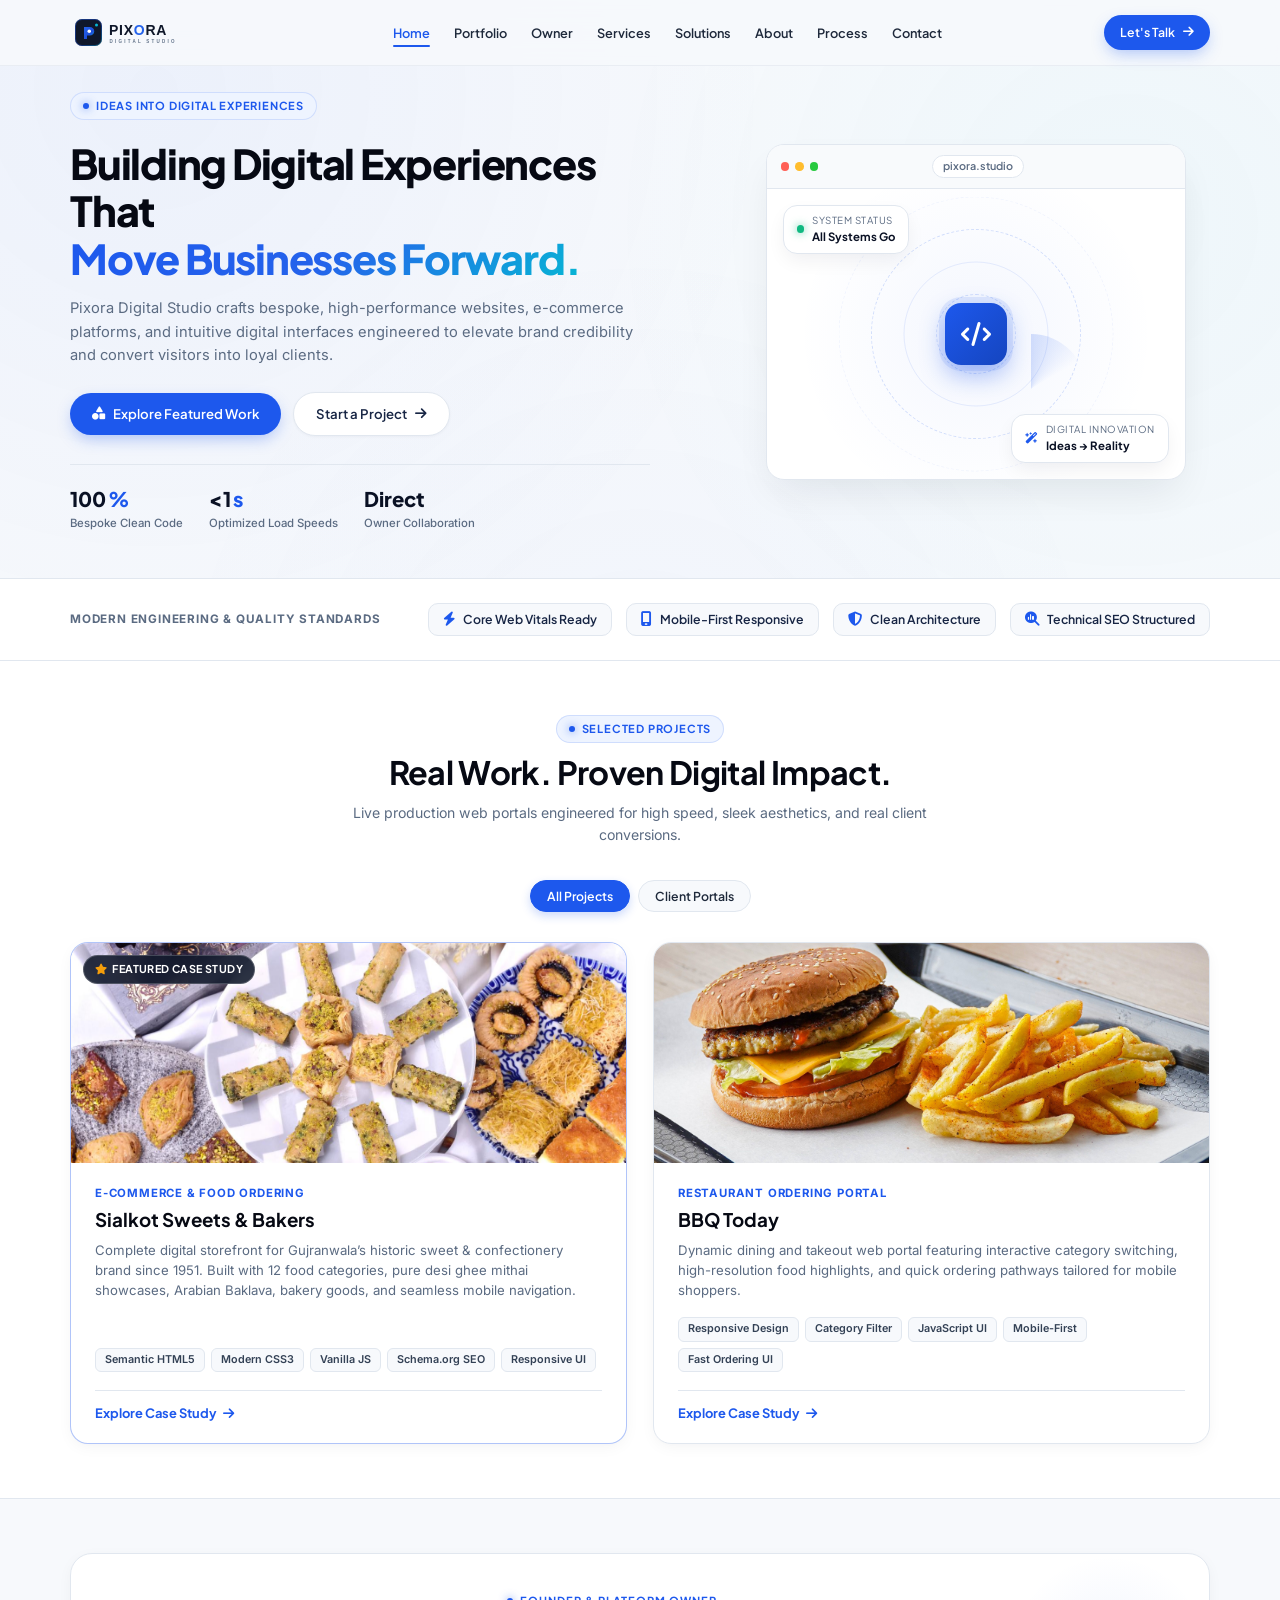
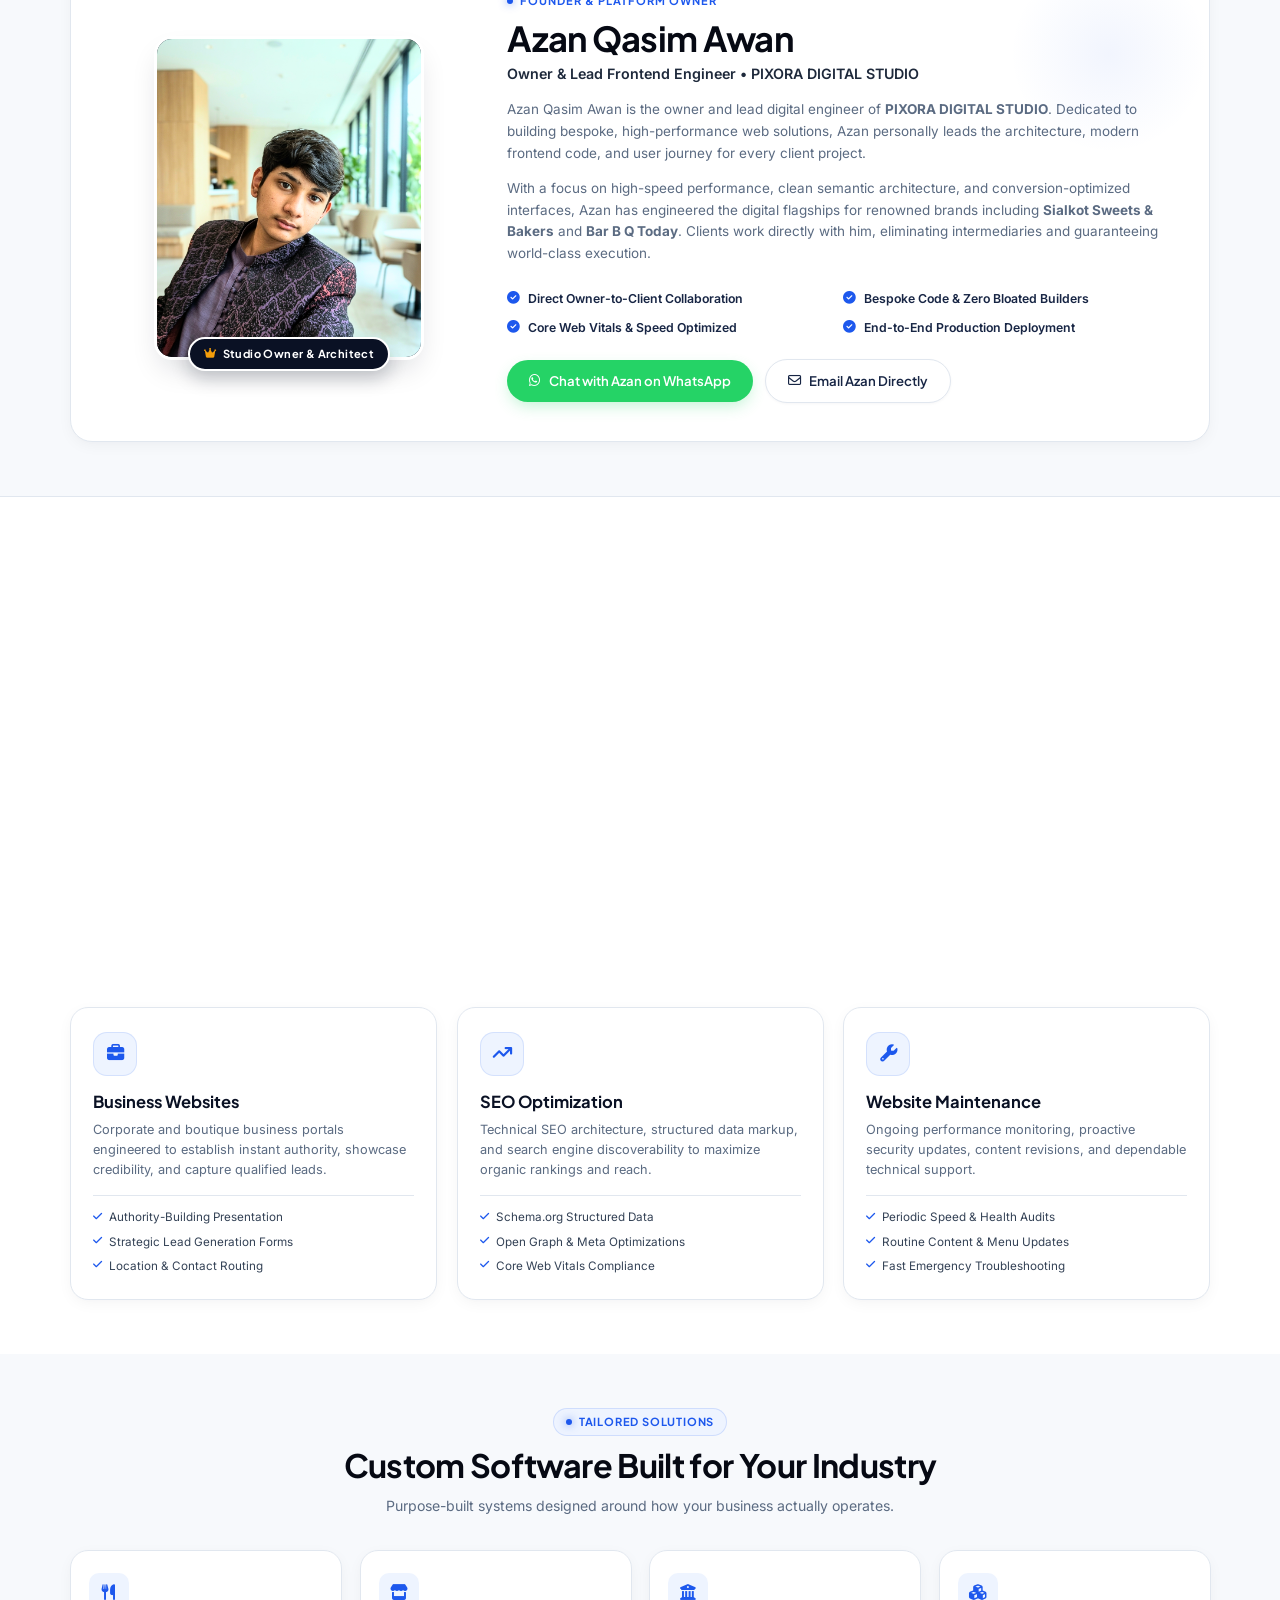
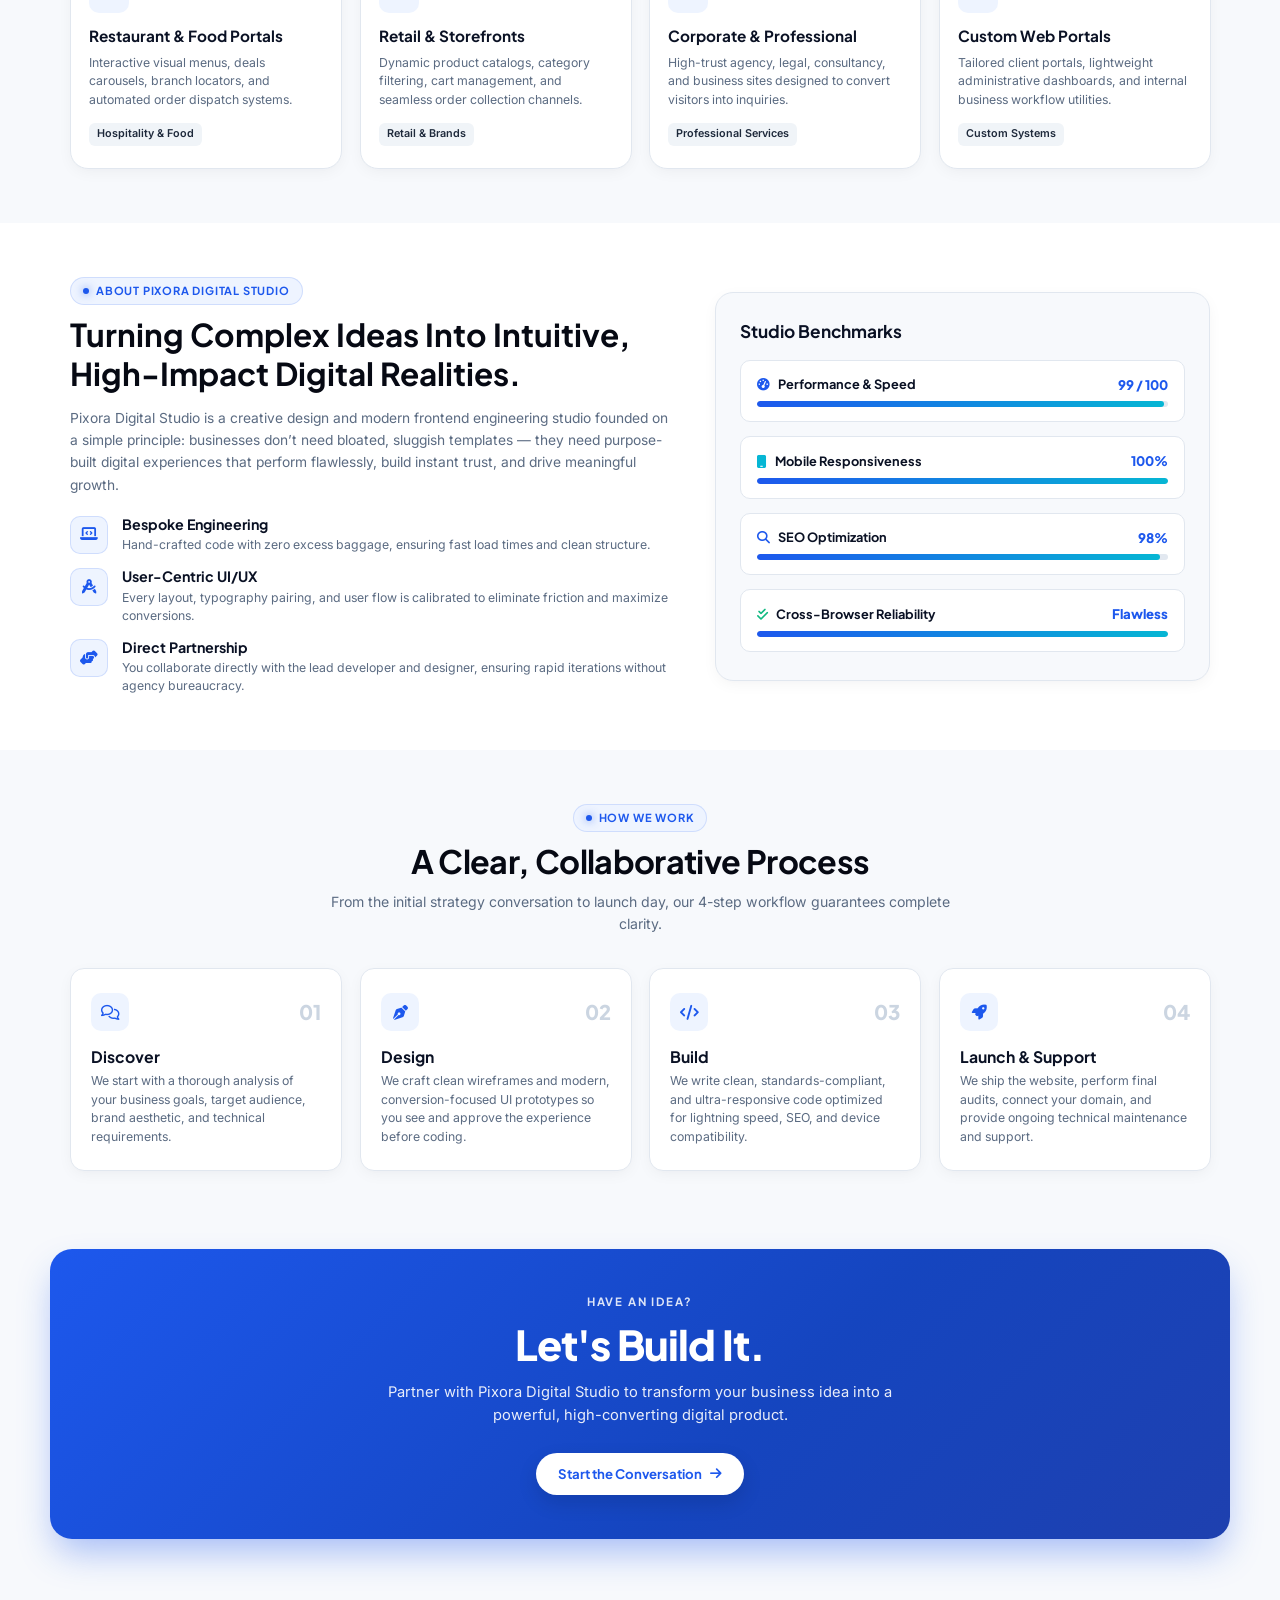
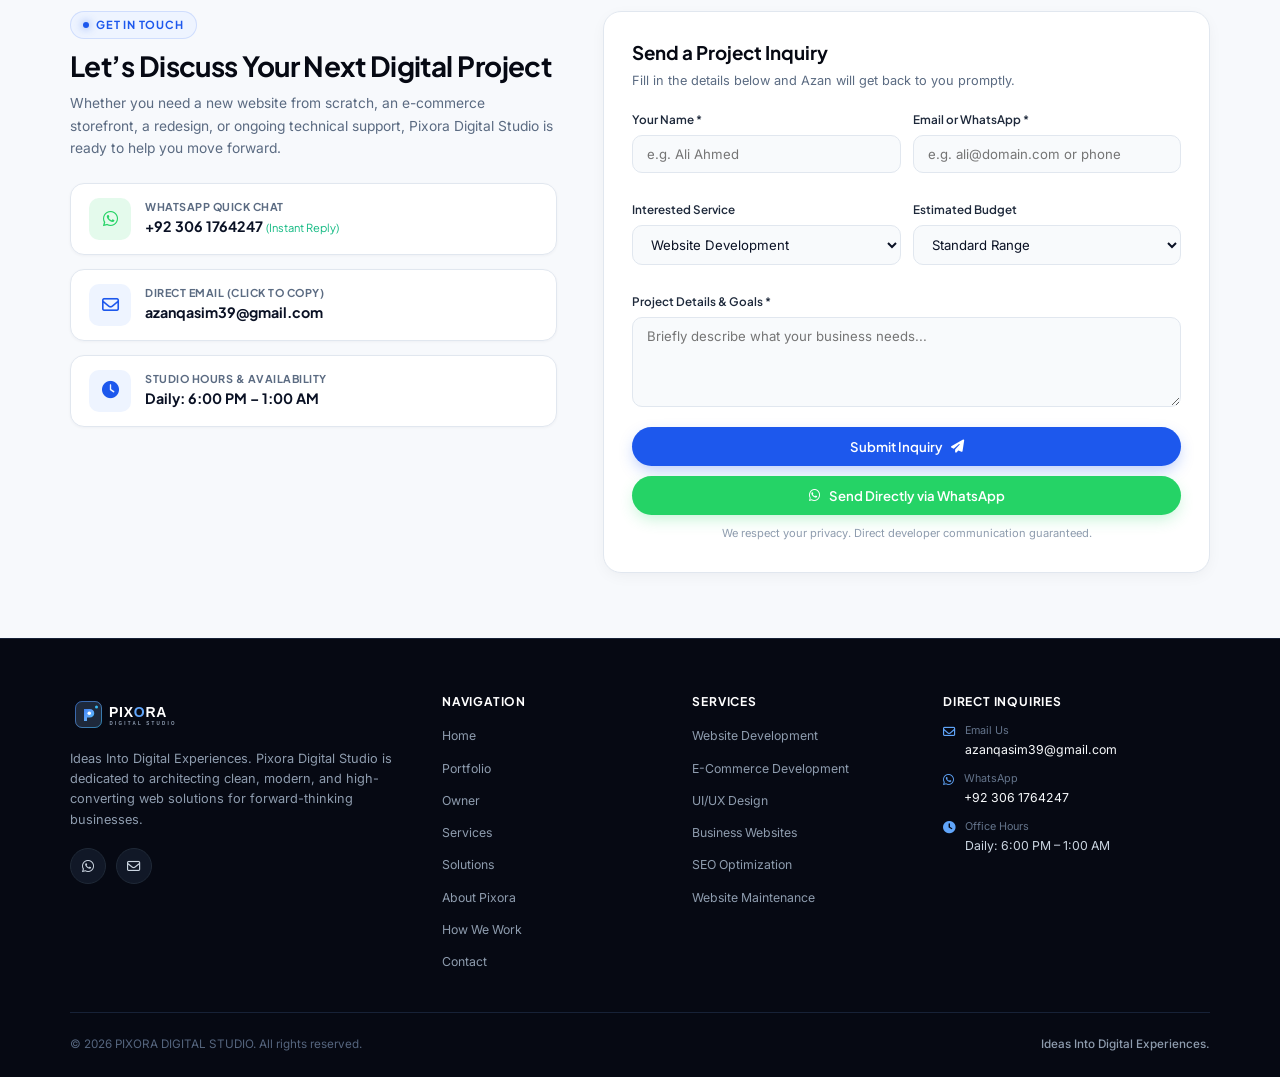
<file: index.html>
<!DOCTYPE html>
<html lang="en">
<head>
  <meta charset="UTF-8">
  <meta name="viewport" content="width=device-width, initial-scale=1.0">
  <meta name="google-site-verification" content="jrCksSayzQFoXqJlhiesXhWE3s2otnIjWoD2Qdjpr5o" />

  <!-- Primary Meta Tags -->
  <title>PIXORA DIGITAL STUDIO — Custom Web Development, E-Commerce & UI/UX Design</title>
  <meta name="title" content="PIXORA DIGITAL STUDIO — Custom Web Development, E-Commerce & UI/UX Design">
  <meta name="description" content="Pixora Digital Studio crafts high-performance custom websites, e-commerce storefronts (Sialkot Sweets & Bakers, Bar B Q Today), and intuitive digital interfaces engineered by Azan Qasim Awan in Gujranwala, Pakistan.">
  <meta name="keywords" content="Pixora Digital Studio, Azan Qasim Awan, freelance web developer Gujranwala, web development Pakistan, custom website design, e-commerce web development, UI UX designer Pakistan, frontend engineer, Sialkot Sweets and Bakers website, Bar B Q Today website, Technical SEO agency, Core Web Vitals optimization">
  <meta name="author" content="Azan Qasim Awan — Pixora Digital Studio">
  <meta name="robots" content="index, follow, max-image-preview:large, max-snippet:-1, max-video-preview:-1">
  <link rel="canonical" href="https://pixoradigitalstudio.netlify.app/">
  <link rel="icon" type="image/svg+xml" href="favicon.svg">

  <!-- Local / Regional SEO -->
  <meta name="geo.region" content="PK-PB">
  <meta name="geo.placename" content="Gujranwala, Punjab, Pakistan">
  <meta name="geo.position" content="32.1877;74.1945">
  <meta name="ICBM" content="32.1877, 74.1945">

  <!-- Open Graph / Facebook / LinkedIn / WhatsApp -->
  <meta property="og:type" content="website">
  <meta property="og:locale" content="en_US">
  <meta property="og:site_name" content="Pixora Digital Studio">
  <meta property="og:url" content="https://pixoradigitalstudio.netlify.app/">
  <meta property="og:title" content="PIXORA DIGITAL STUDIO — Ideas Into Digital Experiences">
  <meta property="og:description" content="Pixora Digital Studio crafts high-performance custom websites, e-commerce storefronts, and intuitive digital interfaces engineered by Azan Qasim Awan.">
  <meta property="og:image" content="https://pixoradigitalstudio.netlify.app/assets/images/sialkot-sweets-hero.jpg">
  <meta property="og:image:secure_url" content="https://pixoradigitalstudio.netlify.app/assets/images/sialkot-sweets-hero.jpg">
  <meta property="og:image:width" content="1200">
  <meta property="og:image:height" content="630">
  <meta property="og:image:alt" content="Pixora Digital Studio — Flagship E-Commerce Work">
  <meta property="og:image:type" content="image/jpeg">

  <!-- Twitter Card -->
  <meta name="twitter:card" content="summary_large_image">
  <meta name="twitter:url" content="https://pixoradigitalstudio.netlify.app/">
  <meta name="twitter:title" content="PIXORA DIGITAL STUDIO — Ideas Into Digital Experiences">
  <meta name="twitter:description" content="High-performance custom websites, e-commerce storefronts, and intuitive UI/UX design engineered by Azan Qasim Awan.">
  <meta name="twitter:image" content="https://pixoradigitalstudio.netlify.app/assets/images/sialkot-sweets-hero.jpg">
  <meta name="twitter:image:alt" content="Pixora Digital Studio Featured Projects">

  <!-- Structured Data: Schema.org JSON-LD (ProfessionalService & Person) -->
  <script type="application/ld+json">
  {
    "@context": "https://schema.org",
    "@graph": [
      {
        "@type": "ProfessionalService",
        "@id": "https://pixoradigitalstudio.netlify.app/#organization",
        "name": "Pixora Digital Studio",
        "alternateName": "Pixora Studio",
        "url": "https://pixoradigitalstudio.netlify.app/",
        "logo": "https://pixoradigitalstudio.netlify.app/assets/images/pixora-logo.svg",
        "image": "https://pixoradigitalstudio.netlify.app/assets/images/sialkot-sweets-hero.jpg",
        "description": "Pixora Digital Studio crafts high-performance custom websites, e-commerce storefronts, and intuitive digital interfaces engineered by Azan Qasim Awan in Gujranwala, Pakistan.",
        "telephone": "+923061764247",
        "email": "azanqasim39@gmail.com",
        "priceRange": "$$",
        "founder": {
          "@id": "https://pixoradigitalstudio.netlify.app/#owner"
        },
        "address": {
          "@type": "PostalAddress",
          "addressLocality": "Gujranwala",
          "addressRegion": "Punjab",
          "addressCountry": "PK"
        },
        "geo": {
          "@type": "GeoCoordinates",
          "latitude": 32.1877,
          "longitude": 74.1945
        },
        "openingHoursSpecification": [
          {
            "@type": "OpeningHoursSpecification",
            "dayOfWeek": [
              "Monday",
              "Tuesday",
              "Wednesday",
              "Thursday",
              "Friday",
              "Saturday",
              "Sunday"
            ],
            "opens": "18:00",
            "closes": "01:00"
          }
        ],
        "sameAs": [
          "https://wa.me/923061764247"
        ],
        "hasOfferCatalog": {
          "@type": "OfferCatalog",
          "name": "Core Digital Services",
          "itemListElement": [
            {
              "@type": "Offer",
              "itemOffered": {
                "@type": "Service",
                "name": "Custom Website Development",
                "description": "Fast, responsive, and scalable modern web experiences built with clean semantic architecture."
              }
            },
            {
              "@type": "Offer",
              "itemOffered": {
                "@type": "Service",
                "name": "E-Commerce Development",
                "description": "Secure, high-converting digital storefronts tailored for retail, restaurants, and growing brands."
              }
            },
            {
              "@type": "Offer",
              "itemOffered": {
                "@type": "Service",
                "name": "UI/UX Design",
                "description": "Intuitive, on-brand interfaces that captivate users and convert visitors into clients."
              }
            },
            {
              "@type": "Offer",
              "itemOffered": {
                "@type": "Service",
                "name": "Business Websites & Portals",
                "description": "Authority-building corporate and boutique business portals engineered to capture qualified leads."
              }
            },
            {
              "@type": "Offer",
              "itemOffered": {
                "@type": "Service",
                "name": "Technical SEO Optimization",
                "description": "Schema.org structured data, Core Web Vitals optimization, and search engine discoverability."
              }
            },
            {
              "@type": "Offer",
              "itemOffered": {
                "@type": "Service",
                "name": "Website Maintenance & Support",
                "description": "Ongoing performance monitoring, proactive security updates, and technical troubleshooting."
              }
            }
          ]
        }
      },
      {
        "@type": "Person",
        "@id": "https://pixoradigitalstudio.netlify.app/#owner",
        "name": "Azan Qasim Awan",
        "jobTitle": "Owner & Lead Frontend Engineer",
        "worksFor": {
          "@id": "https://pixoradigitalstudio.netlify.app/#organization"
        },
        "url": "https://pixoradigitalstudio.netlify.app/#owner",
        "image": "https://pixoradigitalstudio.netlify.app/assets/images/azan-qasim-owner.png",
        "email": "azanqasim39@gmail.com",
        "telephone": "+923061764247",
        "address": {
          "@type": "PostalAddress",
          "addressLocality": "Gujranwala",
          "addressRegion": "Punjab",
          "addressCountry": "PK"
        },
        "knowsAbout": [
          "Web Development",
          "E-Commerce Development",
          "UI/UX Design",
          "Frontend Engineering",
          "Technical SEO",
          "Core Web Vitals",
          "HTML5",
          "CSS3",
          "JavaScript"
        ]
      }
    ]
  }
  </script>

  <!-- Fonts & Icons -->
  <link rel="preconnect" href="https://fonts.googleapis.com">
  <link rel="preconnect" href="https://fonts.gstatic.com" crossorigin>
  <link href="https://fonts.googleapis.com/css2?family=Inter:wght@300;400;500;600;700&family=Plus+Jakarta+Sans:wght@500;600;700;800;900&display=swap" rel="stylesheet">
  <link rel="stylesheet" href="https://cdnjs.cloudflare.com/ajax/libs/font-awesome/6.5.1/css/all.min.css">
  
  <!-- Styles -->
  <link rel="stylesheet" href="assets/css/styles.css">
</head>
<body>

  <!-- ========================================================================
       Site Header & Navigation
       ======================================================================== -->
  <header class="site-header" id="siteHeader">
    <div class="container nav-container">
      <a href="#home" class="nav-brand" aria-label="Pixora Digital Studio Home">
        <img src="assets/images/pixora-logo.svg" alt="PIXORA DIGITAL STUDIO Logo" class="brand-logo-img">
      </a>

      <!-- Desktop Nav (Reordered with Portfolio up front) -->
      <nav aria-label="Primary Navigation">
        <ul class="nav-menu" id="navMenu">
          <li><a href="#home" class="nav-link active">Home</a></li>
          <li><a href="#portfolio" class="nav-link">Portfolio</a></li>
          <li><a href="#owner" class="nav-link">Owner</a></li>
          <li><a href="#services" class="nav-link">Services</a></li>
          <li><a href="#solutions" class="nav-link">Solutions</a></li>
          <li><a href="#about" class="nav-link">About</a></li>
          <li><a href="#process" class="nav-link">Process</a></li>
          <li><a href="#contact" class="nav-link">Contact</a></li>
        </ul>
      </nav>

      <div class="nav-actions">
        <a href="#contact" class="btn btn-primary btn-sm">
          <span>Let's Talk</span>
          <i class="fa-solid fa-arrow-right"></i>
        </a>
        <button class="hamburger-btn" id="hamburgerBtn" aria-label="Toggle Navigation Menu" aria-expanded="false">
          <span></span>
          <span></span>
          <span></span>
        </button>
      </div>
    </div>
  </header>

  <main>
    <!-- ========================================================================
         Hero Section
         ======================================================================== -->
    <section class="hero-section" id="home">
      <div class="container">
        <div class="hero-grid">
          <!-- Left: Hero Copy -->
          <div class="hero-content motion-fade-up">
            <div class="section-tag">
              <span class="badge-dot"></span>
              <span>Ideas Into Digital Experiences</span>
            </div>

            <h1 class="hero-title">
              Building Digital Experiences That <span class="gradient-text">Move Businesses Forward.</span>
            </h1>

            <p class="hero-subtitle">
              Pixora Digital Studio crafts bespoke, high-performance websites, e-commerce platforms, and intuitive digital interfaces engineered to elevate brand credibility and convert visitors into loyal clients.
            </p>

            <div class="hero-buttons">
              <a href="#portfolio" class="btn btn-primary">
                <i class="fa-solid fa-shapes"></i>
                <span>Explore Featured Work</span>
              </a>
              <a href="#contact" class="btn btn-secondary">
                <span>Start a Project</span>
                <i class="fa-solid fa-arrow-right"></i>
              </a>
            </div>

            <!-- Micro Metrics / Proof -->
            <div class="hero-metrics">
              <div class="metric-item">
                <div class="metric-number">100<span>%</span></div>
                <div class="metric-label">Bespoke Clean Code</div>
              </div>
              <div class="metric-item">
                <div class="metric-number">&lt;1<span>s</span></div>
                <div class="metric-label">Optimized Load Speeds</div>
              </div>
              <div class="metric-item">
                <div class="metric-number">Direct<span></span></div>
                <div class="metric-label">Owner Collaboration</div>
              </div>
            </div>
          </div>

          <!-- Right: Visual Tech Mockup (Radar & Status Badge) -->
          <div class="hero-visual-wrapper motion-fade-up delay-1">
            <div class="tech-window-card">
              <div class="tech-window-header">
                <div class="window-dots">
                  <span class="w-dot w-red"></span>
                  <span class="w-dot w-yellow"></span>
                  <span class="w-dot w-green"></span>
                </div>
                <div class="window-domain">pixora.studio</div>
                <div style="width: 32px;"></div>
              </div>

              <div class="tech-window-body">
                <!-- Concentric Radar Rings -->
                <div class="radar-circles">
                  <div class="r-circle c-1"></div>
                  <div class="r-circle c-2"></div>
                  <div class="r-circle c-3"></div>
                  <div class="r-circle c-4"></div>
                  <div class="radar-sweep"></div>
                </div>

                <!-- Floating Status Badge (Top-Left) -->
                <div class="float-badge badge-top-left">
                  <span class="status-dot-green"></span>
                  <div>
                    <div class="badge-text-title">System Status</div>
                    <div class="badge-text-main">All Systems Go</div>
                  </div>
                </div>

                <!-- Central Studio Node -->
                <div class="center-node">
                  <i class="fa-solid fa-code"></i>
                </div>

                <!-- Floating Innovation Pill (Bottom-Right) -->
                <div class="float-badge badge-bottom-right">
                  <i class="fa-solid fa-wand-magic-sparkles" style="color: #1D58ED;"></i>
                  <div>
                    <div class="badge-text-title">Digital Innovation</div>
                    <div class="badge-text-main">Ideas &rarr; Reality</div>
                  </div>
                </div>
              </div>
            </div>
          </div>
        </div>
      </div>
    </section>

    <!-- ========================================================================
         Trust & Engineering Standards Bar
         ======================================================================== -->
    <section class="trust-banner-section motion-fade-up">
      <div class="container trust-content">
        <span class="trust-label">Modern Engineering &amp; Quality Standards</span>
        <div class="trust-badges-grid">
          <div class="trust-badge-item">
            <i class="fa-solid fa-bolt"></i>
            <span>Core Web Vitals Ready</span>
          </div>
          <div class="trust-badge-item">
            <i class="fa-solid fa-mobile-screen"></i>
            <span>Mobile-First Responsive</span>
          </div>
          <div class="trust-badge-item">
            <i class="fa-solid fa-shield-halved"></i>
            <span>Clean Architecture</span>
          </div>
          <div class="trust-badge-item">
            <i class="fa-solid fa-magnifying-glass-chart"></i>
            <span>Technical SEO Structured</span>
          </div>
        </div>
      </div>
    </section>

    <!-- ========================================================================
         PORTFOLIO SECTION (MOVED UP FOR IMMEDIATE IMPACT)
         ======================================================================== -->
    <section class="portfolio-section" id="portfolio">
      <div class="container">
        <div class="section-header motion-fade-up">
          <div class="section-tag">
            <span class="badge-dot"></span>
            <span>Selected Projects</span>
          </div>
          <h2 class="section-title">Real Work. Proven Digital Impact.</h2>
          <p class="section-desc">Live production web portals engineered for high speed, sleek aesthetics, and real client conversions.</p>
        </div>

        <!-- Filter Bar -->
        <div class="portfolio-filter-bar motion-fade-up delay-1">
          <button class="filter-btn active" data-filter="all">All Projects</button>
          <button class="filter-btn" data-filter="ecommerce">Client Portals</button>
        </div>

        <!-- Portfolio Grid (The 2 active projects) -->
        <div class="portfolio-grid" id="portfolioGrid">
          
          <!-- Flagship Project 1: Sialkot Sweets & Bakers -->
          <div class="project-card featured-project motion-fade-up delay-1 hover-lift" data-category="ecommerce">
            <div class="project-thumbnail-wrapper">
              <span class="project-featured-badge">
                <i class="fa-solid fa-star"></i> Featured Case Study
              </span>
              <img src="assets/images/sialkot-sweets-hero.jpg" alt="Sialkot Sweets &amp; Bakers Website" class="project-thumbnail">
            </div>
            <div class="project-body">
              <span class="project-category">E-Commerce &amp; Food Ordering</span>
              <h3 class="project-title">Sialkot Sweets &amp; Bakers</h3>
              <p class="project-desc">
                Complete digital storefront for Gujranwala’s historic sweet &amp; confectionery brand since 1951. Built with 12 food categories, pure desi ghee mithai showcases, Arabian Baklava, bakery goods, and seamless mobile navigation.
              </p>
              <div class="project-tags">
                <span class="project-tag-pill">Semantic HTML5</span>
                <span class="project-tag-pill">Modern CSS3</span>
                <span class="project-tag-pill">Vanilla JS</span>
                <span class="project-tag-pill">Schema.org SEO</span>
                <span class="project-tag-pill">Responsive UI</span>
              </div>
              <div class="project-actions">
                <button class="project-details-btn open-modal-btn" data-project="sialkot-sweets">
                  <span>Explore Case Study</span>
                  <i class="fa-solid fa-arrow-right"></i>
                </button>
              </div>
            </div>
          </div>

          <!-- Project 2: BBQ Today -->
          <div class="project-card motion-fade-up delay-2 hover-lift" data-category="ecommerce">
            <div class="project-thumbnail-wrapper">
              <img src="assets/images/images.jpg" alt="BBQ Today Online Experience" class="project-thumbnail">
            </div>
            <div class="project-body">
              <span class="project-category">Restaurant Ordering Portal</span>
              <h3 class="project-title">BBQ Today</h3>
              <p class="project-desc">
                Dynamic dining and takeout web portal featuring interactive category switching, high-resolution food highlights, and quick ordering pathways tailored for mobile shoppers.
              </p>
              <div class="project-tags">
                <span class="project-tag-pill">Responsive Design</span>
                <span class="project-tag-pill">Category Filter</span>
                <span class="project-tag-pill">JavaScript UI</span>
                <span class="project-tag-pill">Mobile-First</span>
                <span class="project-tag-pill">Fast Ordering UI</span>
              </div>
              <div class="project-actions">
                <button class="project-details-btn open-modal-btn" data-project="bbq-today">
                  <span>Explore Case Study</span>
                  <i class="fa-solid fa-arrow-right"></i>
                </button>
              </div>
            </div>
          </div>

        </div>
      </div>
    </section>

    <!-- ========================================================================
         OWNER & STUDIO LEADERSHIP SECTION (With New Photo)
         ======================================================================== -->
    <section class="founder-section" id="owner">
      <div class="container">
        <div class="founder-card motion-fade-up hover-lift">
          <!-- Left: Owner Photo & Verified Badge -->
          <div class="founder-image-wrapper">
            <div class="founder-photo-container">
              <img src="assets/images/azan-qasim-owner.png" alt="Azan Qasim Awan — Owner of Pixora Digital Studio" class="founder-photo">
            </div>
            <div class="founder-badge-pill">
              <i class="fa-solid fa-crown"></i>
              <span>Studio Owner &amp; Architect</span>
            </div>
          </div>

          <!-- Right: Owner Details & Credentials -->
          <div class="founder-content">
            <div class="founder-role-tag">
              <span class="badge-dot"></span>
              <span>Founder &amp; Platform Owner</span>
            </div>
            
            <h2 class="founder-name">Azan Qasim Awan</h2>
            <div class="founder-title-sub">Owner &amp; Lead Frontend Engineer &bull; PIXORA DIGITAL STUDIO</div>

            <p class="founder-bio">
              Azan Qasim Awan is the owner and lead digital engineer of <strong>PIXORA DIGITAL STUDIO</strong>. Dedicated to building bespoke, high-performance web solutions, Azan personally leads the architecture, modern frontend code, and user journey for every client project.
            </p>
            <p class="founder-bio">
              With a focus on high-speed performance, clean semantic architecture, and conversion-optimized interfaces, Azan has engineered the digital flagships for renowned brands including <strong>Sialkot Sweets &amp; Bakers</strong> and <strong>Bar B Q Today</strong>. Clients work directly with him, eliminating intermediaries and guaranteeing world-class execution.
            </p>

            <div class="founder-points">
              <div class="founder-point-item">
                <i class="fa-solid fa-circle-check"></i>
                <span>Direct Owner-to-Client Collaboration</span>
              </div>
              <div class="founder-point-item">
                <i class="fa-solid fa-circle-check"></i>
                <span>Bespoke Code &amp; Zero Bloated Builders</span>
              </div>
              <div class="founder-point-item">
                <i class="fa-solid fa-circle-check"></i>
                <span>Core Web Vitals &amp; Speed Optimized</span>
              </div>
              <div class="founder-point-item">
                <i class="fa-solid fa-circle-check"></i>
                <span>End-to-End Production Deployment</span>
              </div>
            </div>

            <div class="founder-actions">
              <a href="https://wa.me/923061764247?text=Hello%20Azan!%20I%20would%20like%20to%20discuss%20a%20project%20with%20Pixora%20Digital%20Studio." target="_blank" rel="noopener" class="btn btn-whatsapp">
                <i class="fa-brands fa-whatsapp"></i>
                <span>Chat with Azan on WhatsApp</span>
              </a>
              <a href="mailto:azanqasim39@gmail.com" class="btn btn-secondary">
                <i class="fa-regular fa-envelope"></i>
                <span>Email Azan Directly</span>
              </a>
            </div>
          </div>
        </div>
      </div>
    </section>

    <!-- ========================================================================
         Services Section
         ======================================================================== -->
    <section class="services-section" id="services">
      <div class="container">
        <div class="section-header motion-fade-up">
          <div class="section-tag">
            <span class="badge-dot"></span>
            <span>Our Core Capabilities</span>
          </div>
          <h2 class="section-title">Technology That Solves Real Problems</h2>
          <p class="section-desc">From initial concept to deployment, we build digital systems around your business goals.</p>
        </div>

        <div class="services-grid">
          <!-- 1. Website Development -->
          <div class="service-card motion-fade-up delay-1 hover-lift">
            <div class="service-icon-box">
              <i class="fa-solid fa-globe"></i>
            </div>
            <h3 class="service-title">Website Development</h3>
            <p class="service-desc">
              Fast, responsive, and scalable modern web experiences built with clean architecture, semantic markup, and optimal performance.
            </p>
            <ul class="service-features-list">
              <li><i class="fa-solid fa-check"></i> Semantic HTML5 &amp; Modern CSS3</li>
              <li><i class="fa-solid fa-check"></i> Modular &amp; Clean Architecture</li>
              <li><i class="fa-solid fa-check"></i> Lightning Fast Load Times</li>
            </ul>
          </div>

          <!-- 2. E-Commerce Development -->
          <div class="service-card motion-fade-up delay-2 hover-lift">
            <div class="service-icon-box">
              <i class="fa-solid fa-cart-shopping"></i>
            </div>
            <h3 class="service-title">E-Commerce Development</h3>
            <p class="service-desc">
              Secure, high-converting digital storefronts tailored for retail, restaurants, and growing brands with seamless ordering flows.
            </p>
            <ul class="service-features-list">
              <li><i class="fa-solid fa-check"></i> Interactive Product Catalogs</li>
              <li><i class="fa-solid fa-check"></i> High-Conversion UX Design</li>
              <li><i class="fa-solid fa-check"></i> Frictionless Customer Journeys</li>
            </ul>
          </div>

          <!-- 3. UI/UX Design -->
          <div class="service-card motion-fade-up delay-3 hover-lift">
            <div class="service-icon-box">
              <i class="fa-solid fa-pen-ruler"></i>
            </div>
            <h3 class="service-title">UI/UX Design</h3>
            <p class="service-desc">
              Intuitive, on-brand interfaces that captivate users, communicate your value proposition, and convert visitors into clients.
            </p>
            <ul class="service-features-list">
              <li><i class="fa-solid fa-check"></i> High-Fidelity UI Prototyping</li>
              <li><i class="fa-solid fa-check"></i> Conversion-Driven UX Wireframes</li>
              <li><i class="fa-solid fa-check"></i> Cohesive Design Systems</li>
            </ul>
          </div>

          <!-- 4. Business Websites -->
          <div class="service-card motion-fade-up delay-1 hover-lift">
            <div class="service-icon-box">
              <i class="fa-solid fa-briefcase"></i>
            </div>
            <h3 class="service-title">Business Websites</h3>
            <p class="service-desc">
              Corporate and boutique business portals engineered to establish instant authority, showcase credibility, and capture qualified leads.
            </p>
            <ul class="service-features-list">
              <li><i class="fa-solid fa-check"></i> Authority-Building Presentation</li>
              <li><i class="fa-solid fa-check"></i> Strategic Lead Generation Forms</li>
              <li><i class="fa-solid fa-check"></i> Location &amp; Contact Routing</li>
            </ul>
          </div>

          <!-- 5. SEO Optimization -->
          <div class="service-card motion-fade-up delay-2 hover-lift">
            <div class="service-icon-box">
              <i class="fa-solid fa-arrow-trend-up"></i>
            </div>
            <h3 class="service-title">SEO Optimization</h3>
            <p class="service-desc">
              Technical SEO architecture, structured data markup, and search engine discoverability to maximize organic rankings and reach.
            </p>
            <ul class="service-features-list">
              <li><i class="fa-solid fa-check"></i> Schema.org Structured Data</li>
              <li><i class="fa-solid fa-check"></i> Open Graph &amp; Meta Optimizations</li>
              <li><i class="fa-solid fa-check"></i> Core Web Vitals Compliance</li>
            </ul>
          </div>

          <!-- 6. Website Maintenance -->
          <div class="service-card motion-fade-up delay-3 hover-lift">
            <div class="service-icon-box">
              <i class="fa-solid fa-wrench"></i>
            </div>
            <h3 class="service-title">Website Maintenance</h3>
            <p class="service-desc">
              Ongoing performance monitoring, proactive security updates, content revisions, and dependable technical support.
            </p>
            <ul class="service-features-list">
              <li><i class="fa-solid fa-check"></i> Periodic Speed &amp; Health Audits</li>
              <li><i class="fa-solid fa-check"></i> Routine Content &amp; Menu Updates</li>
              <li><i class="fa-solid fa-check"></i> Fast Emergency Troubleshooting</li>
            </ul>
          </div>
        </div>
      </div>
    </section>

    <!-- ========================================================================
         Solutions Section
         ======================================================================== -->
    <section class="solutions-section" id="solutions">
      <div class="container">
        <div class="section-header motion-fade-up">
          <div class="section-tag">
            <span class="badge-dot"></span>
            <span>Tailored Solutions</span>
          </div>
          <h2 class="section-title">Custom Software Built for Your Industry</h2>
          <p class="section-desc">Purpose-built systems designed around how your business actually operates.</p>
        </div>

        <div class="solutions-grid">
          <div class="solution-card motion-fade-up delay-1 hover-lift">
            <div class="solution-icon-box">
              <i class="fa-solid fa-utensils"></i>
            </div>
            <h3 class="solution-title">Restaurant &amp; Food Portals</h3>
            <p class="solution-desc">
              Interactive visual menus, deals carousels, branch locators, and automated order dispatch systems.
            </p>
            <span class="solution-tag">Hospitality &amp; Food</span>
          </div>

          <div class="solution-card motion-fade-up delay-2 hover-lift">
            <div class="solution-icon-box">
              <i class="fa-solid fa-store"></i>
            </div>
            <h3 class="solution-title">Retail &amp; Storefronts</h3>
            <p class="solution-desc">
              Dynamic product catalogs, category filtering, cart management, and seamless order collection channels.
            </p>
            <span class="solution-tag">Retail &amp; Brands</span>
          </div>

          <div class="solution-card motion-fade-up delay-3 hover-lift">
            <div class="solution-icon-box">
              <i class="fa-solid fa-building-columns"></i>
            </div>
            <h3 class="solution-title">Corporate &amp; Professional</h3>
            <p class="solution-desc">
              High-trust agency, legal, consultancy, and business sites designed to convert visitors into inquiries.
            </p>
            <span class="solution-tag">Professional Services</span>
          </div>

          <div class="solution-card motion-fade-up delay-4 hover-lift">
            <div class="solution-icon-box">
              <i class="fa-solid fa-cubes"></i>
            </div>
            <h3 class="solution-title">Custom Web Portals</h3>
            <p class="solution-desc">
              Tailored client portals, lightweight administrative dashboards, and internal business workflow utilities.
            </p>
            <span class="solution-tag">Custom Systems</span>
          </div>
        </div>
      </div>
    </section>

    <!-- ========================================================================
         About Section
         ======================================================================== -->
    <section class="about-section" id="about">
      <div class="container">
        <div class="about-grid">
          <div class="about-text-col motion-fade-up">
            <div class="section-tag">
              <span class="badge-dot"></span>
              <span>About Pixora Digital Studio</span>
            </div>
            <h2 class="about-heading">
              Turning Complex Ideas Into Intuitive, High-Impact Digital Realities.
            </h2>
            <p class="about-description">
              Pixora Digital Studio is a creative design and modern frontend engineering studio founded on a simple principle: businesses don’t need bloated, sluggish templates — they need purpose-built digital experiences that perform flawlessly, build instant trust, and drive meaningful growth.
            </p>

            <div class="about-pillars">
              <div class="pillar-item">
                <div class="pillar-icon-box">
                  <i class="fa-solid fa-laptop-code"></i>
                </div>
                <div class="pillar-content">
                  <h4>Bespoke Engineering</h4>
                  <p>Hand-crafted code with zero excess baggage, ensuring fast load times and clean structure.</p>
                </div>
              </div>

              <div class="pillar-item">
                <div class="pillar-icon-box">
                  <i class="fa-solid fa-compass-drafting"></i>
                </div>
                <div class="pillar-content">
                  <h4>User-Centric UI/UX</h4>
                  <p>Every layout, typography pairing, and user flow is calibrated to eliminate friction and maximize conversions.</p>
                </div>
              </div>

              <div class="pillar-item">
                <div class="pillar-icon-box">
                  <i class="fa-solid fa-handshake-angle"></i>
                </div>
                <div class="pillar-content">
                  <h4>Direct Partnership</h4>
                  <p>You collaborate directly with the lead developer and designer, ensuring rapid iterations without agency bureaucracy.</p>
                </div>
              </div>
            </div>
          </div>

          <!-- Right Studio Metrics -->
          <div class="about-visual-col motion-fade-up delay-2">
            <div class="about-card-mockup hover-lift">
              <h3 style="font-size: 1.15rem; margin-bottom: 18px; color: var(--navy-900);">Studio Benchmarks</h3>
              
              <div class="studio-stat-box">
                <div class="stat-header">
                  <span class="stat-title"><i class="fa-solid fa-gauge-high" style="color: #1D58ED; margin-right: 6px;"></i> Performance &amp; Speed</span>
                  <span class="stat-val">99 / 100</span>
                </div>
                <div class="stat-bar-track">
                  <div class="stat-bar-fill" style="width: 99%;"></div>
                </div>
              </div>

              <div class="studio-stat-box">
                <div class="stat-header">
                  <span class="stat-title"><i class="fa-solid fa-mobile" style="color: #06B6D4; margin-right: 6px;"></i> Mobile Responsiveness</span>
                  <span class="stat-val">100%</span>
                </div>
                <div class="stat-bar-track">
                  <div class="stat-bar-fill" style="width: 100%;"></div>
                </div>
              </div>

              <div class="studio-stat-box">
                <div class="stat-header">
                  <span class="stat-title"><i class="fa-solid fa-magnifying-glass" style="color: #1D58ED; margin-right: 6px;"></i> SEO Optimization</span>
                  <span class="stat-val">98%</span>
                </div>
                <div class="stat-bar-track">
                  <div class="stat-bar-fill" style="width: 98%;"></div>
                </div>
              </div>

              <div class="studio-stat-box">
                <div class="stat-header">
                  <span class="stat-title"><i class="fa-solid fa-check-double" style="color: #10B981; margin-right: 6px;"></i> Cross-Browser Reliability</span>
                  <span class="stat-val">Flawless</span>
                </div>
                <div class="stat-bar-track">
                  <div class="stat-bar-fill" style="width: 100%;"></div>
                </div>
              </div>
            </div>
          </div>
        </div>
      </div>
    </section>

    <!-- ========================================================================
         Work Process Section (01 - 04)
         ======================================================================== -->
    <section class="process-section" id="process">
      <div class="container">
        <div class="section-header motion-fade-up">
          <div class="section-tag">
            <span class="badge-dot"></span>
            <span>How We Work</span>
          </div>
          <h2 class="section-title">A Clear, Collaborative Process</h2>
          <p class="section-desc">From the initial strategy conversation to launch day, our 4-step workflow guarantees complete clarity.</p>
        </div>

        <div class="process-grid">
          <div class="process-card motion-fade-up delay-1 hover-lift">
            <div class="process-card-header">
              <div class="process-icon-box">
                <i class="fa-regular fa-comments"></i>
              </div>
              <span class="process-number">01</span>
            </div>
            <h3 class="process-step-title">Discover</h3>
            <p class="process-step-desc">
              We start with a thorough analysis of your business goals, target audience, brand aesthetic, and technical requirements.
            </p>
          </div>

          <div class="process-card motion-fade-up delay-2 hover-lift">
            <div class="process-card-header">
              <div class="process-icon-box">
                <i class="fa-solid fa-pen-nib"></i>
              </div>
              <span class="process-number">02</span>
            </div>
            <h3 class="process-step-title">Design</h3>
            <p class="process-step-desc">
              We craft clean wireframes and modern, conversion-focused UI prototypes so you see and approve the experience before coding.
            </p>
          </div>

          <div class="process-card motion-fade-up delay-3 hover-lift">
            <div class="process-card-header">
              <div class="process-icon-box">
                <i class="fa-solid fa-code"></i>
              </div>
              <span class="process-number">03</span>
            </div>
            <h3 class="process-step-title">Build</h3>
            <p class="process-step-desc">
              We write clean, standards-compliant, and ultra-responsive code optimized for lightning speed, SEO, and device compatibility.
            </p>
          </div>

          <div class="process-card motion-fade-up delay-4 hover-lift">
            <div class="process-card-header">
              <div class="process-icon-box">
                <i class="fa-solid fa-rocket"></i>
              </div>
              <span class="process-number">04</span>
            </div>
            <h3 class="process-step-title">Launch &amp; Support</h3>
            <p class="process-step-desc">
              We ship the website, perform final audits, connect your domain, and provide ongoing technical maintenance and support.
            </p>
          </div>
        </div>
      </div>
    </section>

    <!-- ========================================================================
         High-Impact CTA Banner
         ======================================================================== -->
    <div class="container cta-banner-wrapper motion-fade-up">
      <div class="cta-banner-card">
        <span class="cta-pre-tag">HAVE AN IDEA?</span>
        <h2 class="cta-main-headline">Let's Build It.</h2>
        <p class="cta-subtitle">
          Partner with Pixora Digital Studio to transform your business idea into a powerful, high-converting digital product.
        </p>
        <a href="#contact" class="btn btn-cta-white">
          <span>Start the Conversation</span>
          <i class="fa-solid fa-arrow-right"></i>
        </a>
      </div>
    </div>

    <!-- ========================================================================
         Contact & Project Inquiry Section
         ======================================================================== -->
    <section class="contact-section" id="contact">
      <div class="container">
        <div class="contact-grid">
          <!-- Left Column: Direct Channels -->
          <div class="contact-info-col motion-fade-up">
            <div class="section-tag">
              <span class="badge-dot"></span>
              <span>Get In Touch</span>
            </div>
            <h2 class="contact-col-title">Let’s Discuss Your Next Digital Project</h2>
            <p class="contact-col-desc">
              Whether you need a new website from scratch, an e-commerce storefront, a redesign, or ongoing technical support, Pixora Digital Studio is ready to help you move forward.
            </p>

            <div class="contact-channels-list">
              <!-- WhatsApp Channel -->
              <a href="https://wa.me/923061764247?text=Hello%20Azan!%20I%20would%20like%20to%20discuss%20a%20project%20with%20Pixora%20Digital%20Studio." target="_blank" rel="noopener" class="channel-card hover-lift">
                <div class="channel-icon-box whatsapp-bg">
                  <i class="fa-brands fa-whatsapp"></i>
                </div>
                <div class="channel-meta">
                  <h5>WhatsApp Quick Chat</h5>
                  <div class="channel-val">+92 306 1764247 <span style="font-size: 0.74rem; color: #10B981; font-weight: normal;">(Instant Reply)</span></div>
                </div>
              </a>

              <!-- Email Channel -->
              <div class="channel-card hover-lift" id="copyEmailBtn" style="cursor: pointer;" title="Click to copy email">
                <div class="channel-icon-box">
                  <i class="fa-regular fa-envelope"></i>
                </div>
                <div class="channel-meta">
                  <h5>Direct Email (Click to Copy)</h5>
                  <div class="channel-val">azanqasim39@gmail.com</div>
                </div>
              </div>

              <!-- Location / Hours -->
              <div class="channel-card hover-lift">
                <div class="channel-icon-box">
                  <i class="fa-solid fa-clock"></i>
                </div>
                <div class="channel-meta">
                  <h5>Studio Hours &amp; Availability</h5>
                  <div class="channel-val">Daily: 6:00 PM &ndash; 1:00 AM</div>
                </div>
              </div>
            </div>
          </div>

          <!-- Right Column: Project Inquiry Form -->
          <div class="inquiry-card motion-fade-up delay-2 hover-lift">
            <h3 class="inquiry-form-title">Send a Project Inquiry</h3>
            <p class="inquiry-form-subtitle">Fill in the details below and Azan will get back to you promptly.</p>

            <form id="projectInquiryForm">
              <div class="form-group-row">
                <div class="form-group">
                  <label for="inqName" class="form-label">Your Name *</label>
                  <input type="text" id="inqName" class="form-control" placeholder="e.g. Ali Ahmed" required>
                </div>
                <div class="form-group">
                  <label for="inqContact" class="form-label">Email or WhatsApp *</label>
                  <input type="text" id="inqContact" class="form-control" placeholder="e.g. ali@domain.com or phone" required>
                </div>
              </div>

              <div class="form-group-row">
                <div class="form-group">
                  <label for="inqService" class="form-label">Interested Service</label>
                  <select id="inqService" class="form-control">
                    <option value="Website Development">Website Development</option>
                    <option value="E-Commerce Development">E-Commerce Development</option>
                    <option value="UI/UX Design">UI/UX Design</option>
                    <option value="Business Website">Business Website</option>
                    <option value="SEO Optimization">SEO Optimization</option>
                    <option value="Website Maintenance">Website Maintenance</option>
                  </select>
                </div>
                <div class="form-group">
                  <label for="inqBudget" class="form-label">Estimated Budget</label>
                  <select id="inqBudget" class="form-control">
                    <option value="Standard (< $500)">Standard Range</option>
                    <option value="Medium ($500 - $1,500)">Medium Range</option>
                    <option value="Enterprise ($1,500+)">Enterprise / Comprehensive</option>
                    <option value="Flexible / To Discuss">Flexible / To Discuss</option>
                  </select>
                </div>
              </div>

              <div class="form-group">
                <label for="inqMessage" class="form-label">Project Details &amp; Goals *</label>
                <textarea id="inqMessage" class="form-control" placeholder="Briefly describe what your business needs..." required></textarea>
              </div>

              <div class="form-submit-row">
                <button type="submit" class="btn btn-primary" style="width: 100%;">
                  <span>Submit Inquiry</span>
                  <i class="fa-solid fa-paper-plane"></i>
                </button>
                <button type="button" class="btn btn-whatsapp" id="inquiryWhatsappBtn" style="width: 100%;">
                  <i class="fa-brands fa-whatsapp"></i>
                  <span>Send Directly via WhatsApp</span>
                </button>
                <p class="form-note">We respect your privacy. Direct developer communication guaranteed.</p>
              </div>
            </form>
          </div>
        </div>
      </div>
    </section>
  </main>

  <!-- ========================================================================
       Contrasting Dark Footer
       ======================================================================== -->
  <footer class="site-footer">
    <div class="container">
      <div class="footer-top-grid">
        <!-- Brand Summary -->
        <div class="footer-brand-col">
          <img src="assets/images/pixora-logo-white.svg" alt="PIXORA DIGITAL STUDIO" class="footer-logo-img">
          <p class="footer-brand-desc">
            Ideas Into Digital Experiences. Pixora Digital Studio is dedicated to architecting clean, modern, and high-converting web solutions for forward-thinking businesses.
          </p>
          <div class="footer-social-links">
            <a href="https://wa.me/923061764247" target="_blank" rel="noopener" class="social-icon-btn" aria-label="WhatsApp"><i class="fa-brands fa-whatsapp"></i></a>
            <a href="mailto:azanqasim39@gmail.com" class="social-icon-btn" aria-label="Email"><i class="fa-regular fa-envelope"></i></a>
          </div>
        </div>

        <!-- Quick Links (Reordered with Portfolio up front) -->
        <div class="footer-links-col">
          <h4 class="footer-col-title">Navigation</h4>
          <ul class="footer-nav-list">
            <li><a href="#home">Home</a></li>
            <li><a href="#portfolio">Portfolio</a></li>
            <li><a href="#owner">Owner</a></li>
            <li><a href="#services">Services</a></li>
            <li><a href="#solutions">Solutions</a></li>
            <li><a href="#about">About Pixora</a></li>
            <li><a href="#process">How We Work</a></li>
            <li><a href="#contact">Contact</a></li>
          </ul>
        </div>

        <!-- Services Links -->
        <div class="footer-links-col">
          <h4 class="footer-col-title">Services</h4>
          <ul class="footer-nav-list">
            <li><a href="#services">Website Development</a></li>
            <li><a href="#services">E-Commerce Development</a></li>
            <li><a href="#services">UI/UX Design</a></li>
            <li><a href="#services">Business Websites</a></li>
            <li><a href="#services">SEO Optimization</a></li>
            <li><a href="#services">Website Maintenance</a></li>
          </ul>
        </div>

        <!-- Contact & Direct Details -->
        <div class="footer-contact-col">
          <h4 class="footer-col-title">Direct Inquiries</h4>
          <div class="footer-contact-info">
            <div class="footer-contact-item">
              <i class="fa-regular fa-envelope"></i>
              <div>
                <span style="font-size: 0.72rem; color: #64748B; display: block;">Email Us</span>
                <a href="mailto:azanqasim39@gmail.com" style="color: #F8FAFC;">azanqasim39@gmail.com</a>
              </div>
            </div>
            <div class="footer-contact-item">
              <i class="fa-brands fa-whatsapp"></i>
              <div>
                <span style="font-size: 0.72rem; color: #64748B; display: block;">WhatsApp</span>
                <a href="https://wa.me/923061764247" target="_blank" rel="noopener" style="color: #F8FAFC;">+92 306 1764247</a>
              </div>
            </div>
            <div class="footer-contact-item">
              <i class="fa-solid fa-clock"></i>
              <div>
                <span style="font-size: 0.72rem; color: #64748B; display: block;">Office Hours</span>
                <span style="color: #CBD5E1;">Daily: 6:00 PM &ndash; 1:00 AM</span>
              </div>
            </div>
          </div>
        </div>
      </div>

      <!-- Bottom Bar -->
      <div class="footer-bottom-bar">
        <div>
          &copy; 2026 PIXORA DIGITAL STUDIO. All rights reserved.
        </div>
        <div class="footer-tagline-text">
          Ideas Into Digital Experiences.
        </div>
      </div>
    </div>
  </footer>

  <!-- ========================================================================
       Project Detail Modal
       ======================================================================== -->
  <div class="modal-backdrop" id="projectModal" role="dialog" aria-modal="true" aria-labelledby="modalTitle">
    <div class="modal-dialog">
      <button class="modal-close-btn" id="modalCloseBtn" aria-label="Close Project Modal">
        <i class="fa-solid fa-xmark"></i>
      </button>
      <img src="assets/images/sialkot-sweets-hero.jpg" alt="Project Banner" class="modal-header-image" id="modalHeaderImg">
      
      <div class="modal-content-area">
        <div class="modal-category" id="modalCategory">Category</div>
        <h3 class="modal-title" id="modalTitle">Project Title</h3>
        <p class="modal-description" id="modalDescription">Detailed description goes here...</p>

        <div class="modal-highlights">
          <h4>Key Technical &amp; Business Deliverables</h4>
          <ul id="modalHighlightsList"></ul>
        </div>

        <h4 style="font-size: 0.85rem; color: var(--navy-900); margin-bottom: 10px; text-transform: uppercase; letter-spacing: 0.5px;">Technology Stack</h4>
        <div class="modal-tech-stack-row" id="modalTechStack"></div>

        <div style="display: flex; gap: 12px; flex-wrap: wrap;">
          <a href="#contact" class="btn btn-primary btn-sm" onclick="document.getElementById('modalCloseBtn').click();">
            <span>Inquire Similar Solution</span>
            <i class="fa-solid fa-arrow-right"></i>
          </a>
        </div>
      </div>
    </div>
  </div>

  <!-- Scripts -->
  <script src="assets/js/main.js"></script>
</body>
</html>
</file>
<file: assets/css/styles.css>
/* ==========================================================================
   PIXORA DIGITAL STUDIO — Motion & Compact High-End Design System
   Sleek, Compact, High-Tech Studio Theme with Motion UI & Micro-Interactions
   ========================================================================== */

:root {
  /* Color Palette — Refined Luxury Studio */
  --bg-body: #F7F9FC;
  --bg-surface: #FFFFFF;
  --bg-surface-alt: #F0F4F8;
  --bg-subtle-blue: #EEF4FF;
  --bg-glass: rgba(255, 255, 255, 0.85);

  /* Deep High-Contrast Navy & Slate */
  --navy-950: #060913;
  --navy-900: #0A1124;
  --navy-850: #0F172A;
  --navy-800: #172544;
  --navy-700: #1E293B;
  --navy-600: #334155;
  --text-main: #0F172A;
  --text-muted: #5B6B82;
  --text-light: #8E9CAE;

  /* Electric Blue & Cyber Cyan */
  --blue-primary: #1D58ED;
  --blue-hover: #1545BF;
  --blue-light: #3B82F6;
  --blue-glow: rgba(29, 88, 237, 0.22);
  --cyan-accent: #06B6D4;
  --cyan-glow: rgba(6, 182, 212, 0.25);
  
  /* Borders & Radii — Tightened & Modern */
  --border-light: #E1E7EF;
  --border-subtle: rgba(225, 231, 239, 0.8);
  --border-hover: rgba(29, 88, 237, 0.35);
  --radius-xs: 6px;
  --radius-sm: 10px;
  --radius-md: 14px;
  --radius-lg: 18px;
  --radius-xl: 22px;
  --radius-full: 9999px;

  /* Shadows — Soft Layered Studio Elevation */
  --shadow-xs: 0 1px 3px rgba(15, 23, 42, 0.04);
  --shadow-card: 0 4px 16px -2px rgba(15, 23, 42, 0.05), 0 2px 6px -1px rgba(15, 23, 42, 0.02);
  --shadow-card-hover: 0 16px 32px -4px rgba(29, 88, 237, 0.12), 0 6px 14px -2px rgba(15, 23, 42, 0.04);
  --shadow-float: 0 24px 48px -10px rgba(10, 17, 36, 0.18);
  
  /* Motion & Transitions */
  --ease-spring: cubic-bezier(0.16, 1, 0.3, 1);
  --ease-smooth: cubic-bezier(0.4, 0, 0.2, 1);
  --transition-fast: 0.18s var(--ease-smooth);
  --transition-normal: 0.28s var(--ease-spring);
  --transition-motion: 0.55s var(--ease-spring);

  /* Compact Layout Dimensions */
  --max-width: 1180px;
  --nav-height: 66px;
  --section-pad: 54px 0;
}

/* ==========================================================================
   Base & Reset
   ========================================================================== */
*, *::before, *::after {
  box-sizing: border-box;
  margin: 0;
  padding: 0;
}

html {
  scroll-behavior: smooth;
  scroll-padding-top: calc(var(--nav-height) + 16px);
  font-size: 15px; /* Compact base scale */
  -webkit-font-smoothing: antialiased;
  -moz-osx-font-smoothing: grayscale;
}

body {
  font-family: 'Inter', -apple-system, BlinkMacSystemFont, 'Segoe UI', Roboto, sans-serif;
  background-color: var(--bg-body);
  color: var(--text-main);
  line-height: 1.55;
  overflow-x: hidden;
  position: relative;
}

/* Dynamic Ambient Glow Mesh */
body::before {
  content: '';
  position: fixed;
  top: 0;
  left: 0;
  width: 100vw;
  height: 100vh;
  background: 
    radial-gradient(circle at 12% 10%, rgba(29, 88, 237, 0.05) 0%, transparent 45%),
    radial-gradient(circle at 88% 25%, rgba(6, 182, 212, 0.04) 0%, transparent 40%),
    radial-gradient(circle at 50% 80%, rgba(29, 88, 237, 0.03) 0%, transparent 50%);
  pointer-events: none;
  z-index: -1;
}

h1, h2, h3, h4, h5, h6 {
  font-family: 'Plus Jakarta Sans', -apple-system, BlinkMacSystemFont, 'Segoe UI', sans-serif;
  color: var(--navy-950);
  font-weight: 700;
  line-height: 1.22;
}

p {
  color: var(--text-muted);
}

a {
  color: inherit;
  text-decoration: none;
  transition: all var(--transition-fast);
}

img {
  max-width: 100%;
  height: auto;
  display: block;
}

button {
  font-family: inherit;
  cursor: pointer;
  border: none;
  background: none;
}

.container {
  width: 100%;
  max-width: var(--max-width);
  margin: 0 auto;
  padding: 0 20px;
}

/* ==========================================================================
   Motion UI Engine (Scroll-Reveal & Entrance Micro-Interactions)
   ========================================================================== */
.motion-fade-up {
  opacity: 0;
  transform: translateY(22px);
  transition: opacity var(--transition-motion), transform var(--transition-motion);
  will-change: opacity, transform;
}

.motion-fade-up.visible {
  opacity: 1;
  transform: translateY(0);
}

.motion-scale {
  opacity: 0;
  transform: scale(0.95);
  transition: opacity var(--transition-motion), transform var(--transition-motion);
  will-change: opacity, transform;
}

.motion-scale.visible {
  opacity: 1;
  transform: scale(1);
}

/* Stagger Delays */
.delay-1 { transition-delay: 0.08s; }
.delay-2 { transition-delay: 0.16s; }
.delay-3 { transition-delay: 0.24s; }
.delay-4 { transition-delay: 0.32s; }

/* Interactive Hover Lift & Glow */
.hover-lift {
  transition: transform var(--transition-normal), box-shadow var(--transition-normal), border-color var(--transition-fast);
}

.hover-lift:hover {
  transform: translateY(-4px);
  box-shadow: var(--shadow-card-hover);
  border-color: var(--border-hover);
}

/* ==========================================================================
   Compact Typography & Section Headers
   ========================================================================== */
.gradient-text {
  background: linear-gradient(135deg, #1D58ED 0%, #2563EB 50%, #06B6D4 100%);
  -webkit-background-clip: text;
  -webkit-text-fill-color: transparent;
  display: inline-block;
}

.section-header {
  text-align: center;
  max-width: 650px;
  margin: 0 auto 34px;
}

.section-tag {
  display: inline-flex;
  align-items: center;
  gap: 7px;
  padding: 4px 12px;
  background: var(--bg-subtle-blue);
  color: var(--blue-primary);
  font-family: 'Plus Jakarta Sans', sans-serif;
  font-size: 0.74rem;
  font-weight: 700;
  letter-spacing: 0.8px;
  text-transform: uppercase;
  border-radius: var(--radius-full);
  border: 1px solid rgba(29, 88, 237, 0.15);
  margin-bottom: 10px;
}

.badge-dot {
  width: 6px;
  height: 6px;
  background-color: var(--blue-primary);
  border-radius: 50%;
  display: inline-block;
  box-shadow: 0 0 8px rgba(29, 88, 237, 0.7);
  animation: pulseDot 2s infinite ease-in-out;
}

@keyframes pulseDot {
  0%, 100% { opacity: 1; transform: scale(1); }
  50% { opacity: 0.5; transform: scale(1.3); }
}

.section-title {
  font-size: clamp(1.65rem, 2.6vw, 2.15rem);
  color: var(--navy-950);
  margin-bottom: 10px;
  letter-spacing: -0.02em;
}

.section-desc {
  font-size: 0.94rem;
  color: var(--text-muted);
  line-height: 1.55;
}

/* ==========================================================================
   Buttons & Interactive Elements (Sleek & Proportional)
   ========================================================================== */
.btn {
  display: inline-flex;
  align-items: center;
  justify-content: center;
  gap: 8px;
  padding: 11px 22px;
  font-family: 'Plus Jakarta Sans', sans-serif;
  font-size: 0.88rem;
  font-weight: 600;
  border-radius: var(--radius-full);
  transition: all var(--transition-normal);
  white-space: nowrap;
}

.btn-primary {
  background-color: var(--blue-primary);
  color: #FFFFFF !important;
  box-shadow: 0 6px 16px -3px rgba(29, 88, 237, 0.35);
}

.btn-primary:hover {
  background-color: var(--blue-hover);
  box-shadow: 0 10px 22px -3px rgba(29, 88, 237, 0.45);
  transform: translateY(-2px);
}

.btn-secondary {
  background-color: #FFFFFF;
  color: var(--navy-800);
  border: 1px solid var(--border-light);
  box-shadow: var(--shadow-xs);
}

.btn-secondary:hover {
  background-color: #F8FAFC;
  border-color: var(--blue-primary);
  color: var(--blue-primary);
  transform: translateY(-2px);
}

.btn-whatsapp {
  background-color: #25D366;
  color: #FFFFFF !important;
  box-shadow: 0 6px 16px -3px rgba(37, 211, 102, 0.3);
}

.btn-whatsapp:hover {
  background-color: #20BA59;
  transform: translateY(-2px);
  box-shadow: 0 10px 20px -3px rgba(37, 211, 102, 0.4);
}

.btn-sm {
  padding: 8px 16px;
  font-size: 0.82rem;
}

/* ==========================================================================
   Compact Sticky Header
   ========================================================================== */
.site-header {
  position: fixed;
  top: 0;
  left: 0;
  width: 100%;
  height: var(--nav-height);
  background: rgba(247, 249, 252, 0.9);
  backdrop-filter: blur(14px);
  -webkit-backdrop-filter: blur(14px);
  border-bottom: 1px solid rgba(225, 231, 239, 0.6);
  z-index: 1000;
  transition: all var(--transition-normal);
}

.site-header.scrolled {
  background: rgba(255, 255, 255, 0.96);
  border-bottom-color: var(--border-light);
  box-shadow: 0 4px 18px rgba(10, 17, 36, 0.04);
}

.nav-container {
  display: flex;
  align-items: center;
  justify-content: space-between;
  height: 100%;
}

.brand-logo-img {
  height: 40px;
  width: auto;
}

.nav-menu {
  display: flex;
  align-items: center;
  gap: 24px;
  list-style: none;
}

.nav-link {
  font-family: 'Plus Jakarta Sans', sans-serif;
  font-size: 0.85rem;
  font-weight: 600;
  color: var(--navy-700);
  position: relative;
  padding: 6px 0;
}

.nav-link::after {
  content: '';
  position: absolute;
  bottom: 0;
  left: 0;
  width: 0%;
  height: 2px;
  background-color: var(--blue-primary);
  border-radius: 2px;
  transition: width var(--transition-fast);
}

.nav-link:hover,
.nav-link.active {
  color: var(--blue-primary);
}

.nav-link.active::after {
  width: 100%;
}

.nav-actions {
  display: flex;
  align-items: center;
  gap: 12px;
}

.hamburger-btn {
  display: none;
  flex-direction: column;
  justify-content: space-between;
  width: 28px;
  height: 19px;
  padding: 0;
  z-index: 1001;
}

.hamburger-btn span {
  display: block;
  width: 100%;
  height: 2px;
  background-color: var(--navy-900);
  border-radius: 4px;
  transition: all var(--transition-fast);
}

.hamburger-btn.active span:nth-child(1) {
  transform: translateY(8.5px) rotate(45deg);
}
.hamburger-btn.active span:nth-child(2) {
  opacity: 0;
}
.hamburger-btn.active span:nth-child(3) {
  transform: translateY(-8.5px) rotate(-45deg);
}

/* ==========================================================================
   Hero Section (Compact, Powerful & Fast)
   ========================================================================== */
.hero-section {
  padding-top: calc(var(--nav-height) + 26px);
  padding-bottom: 46px;
  position: relative;
}

.hero-grid {
  display: grid;
  grid-template-columns: 1.15fr 0.85fr;
  align-items: center;
  gap: 36px;
}

.hero-content {
  max-width: 580px;
}

.hero-title {
  font-size: clamp(2rem, 3.4vw, 2.75rem);
  font-weight: 800;
  color: var(--navy-950);
  letter-spacing: -0.03em;
  line-height: 1.16;
  margin: 10px 0 14px;
}

.hero-subtitle {
  font-size: 0.98rem;
  color: var(--text-muted);
  line-height: 1.6;
  margin-bottom: 24px;
}

.hero-buttons {
  display: flex;
  flex-wrap: wrap;
  align-items: center;
  gap: 12px;
  margin-bottom: 28px;
}

.hero-metrics {
  display: flex;
  align-items: center;
  gap: 26px;
  padding-top: 18px;
  border-top: 1px solid var(--border-light);
}

.metric-item {
  display: flex;
  flex-direction: column;
}

.metric-number {
  font-family: 'Plus Jakarta Sans', sans-serif;
  font-size: 1.35rem;
  font-weight: 800;
  color: var(--navy-900);
  display: flex;
  align-items: center;
  gap: 2px;
}

.metric-number span {
  color: var(--blue-primary);
}

.metric-label {
  font-size: 0.76rem;
  font-weight: 500;
  color: var(--text-muted);
}

/* Tech Mockup Visual (Compact Radar & Glowing Window) */
.hero-visual-wrapper {
  position: relative;
  display: flex;
  justify-content: center;
}

.tech-window-card {
  width: 100%;
  max-width: 420px;
  background: var(--bg-surface);
  border-radius: var(--radius-lg);
  border: 1px solid var(--border-light);
  box-shadow: 0 18px 40px -10px rgba(10, 17, 36, 0.09), 0 0 0 1px rgba(255, 255, 255, 0.8) inset;
  overflow: hidden;
  position: relative;
  animation: subtleFloat 5s ease-in-out infinite alternate;
}

@keyframes subtleFloat {
  0% { transform: translateY(0px); }
  100% { transform: translateY(-7px); }
}

.tech-window-header {
  padding: 10px 14px;
  background: #F8FAFC;
  border-bottom: 1px solid var(--border-light);
  display: flex;
  align-items: center;
  justify-content: space-between;
}

.window-dots {
  display: flex;
  gap: 6px;
}

.w-dot {
  width: 8.5px;
  height: 8.5px;
  border-radius: 50%;
}
.w-red { background: #FF5F56; }
.w-yellow { background: #FFBD2E; }
.w-green { background: #27C93F; }

.window-domain {
  font-family: 'Plus Jakarta Sans', monospace;
  font-size: 0.72rem;
  font-weight: 600;
  color: var(--text-muted);
  background: #FFFFFF;
  padding: 2px 10px;
  border-radius: var(--radius-full);
  border: 1px solid var(--border-light);
}

.tech-window-body {
  padding: 26px 18px;
  position: relative;
  height: 290px;
  display: flex;
  align-items: center;
  justify-content: center;
  overflow: hidden;
  background: radial-gradient(circle at center, rgba(29, 88, 237, 0.05) 0%, transparent 70%);
}

/* Radar & Concentric Orbit Rings */
.radar-circles {
  position: absolute;
  width: 250px;
  height: 250px;
  pointer-events: none;
}

.r-circle {
  position: absolute;
  top: 50%;
  left: 50%;
  transform: translate(-50%, -50%);
  border-radius: 50%;
  border: 1px dashed rgba(29, 88, 237, 0.18);
}

.c-1 { width: 80px; height: 80px; }
.c-2 { width: 145px; height: 145px; border-style: solid; border-color: rgba(29, 88, 237, 0.1); }
.c-3 { width: 210px; height: 210px; }
.c-4 { width: 275px; height: 275px; border-color: rgba(29, 88, 237, 0.05); }

.radar-sweep {
  position: absolute;
  top: 50%;
  left: 50%;
  width: 110px;
  height: 110px;
  transform-origin: top left;
  background: conic-gradient(from 0deg, rgba(29, 88, 237, 0.18) 0deg, transparent 60deg);
  border-radius: 50%;
  animation: rotateSweep 7s linear infinite;
}

@keyframes rotateSweep {
  from { transform: rotate(0deg); }
  to { transform: rotate(360deg); }
}

.center-node {
  position: relative;
  z-index: 2;
  width: 62px;
  height: 62px;
  background: linear-gradient(135deg, #1D58ED 0%, #1545BF 100%);
  border-radius: 16px;
  display: flex;
  align-items: center;
  justify-content: center;
  color: #FFFFFF;
  font-size: 1.6rem;
  box-shadow: 0 10px 24px rgba(29, 88, 237, 0.38), 0 0 0 6px rgba(29, 88, 237, 0.1);
}

.float-badge {
  position: absolute;
  background: #FFFFFF;
  border-radius: var(--radius-md);
  padding: 7px 13px;
  border: 1px solid var(--border-light);
  box-shadow: 0 8px 20px -3px rgba(10, 17, 36, 0.07);
  z-index: 3;
  display: flex;
  align-items: center;
  gap: 8px;
  font-family: 'Plus Jakarta Sans', sans-serif;
  font-size: 0.76rem;
  transition: transform var(--transition-normal);
}

.badge-top-left { top: 16px; left: 16px; }
.badge-bottom-right { bottom: 16px; right: 16px; }

.status-dot-green {
  width: 7.5px;
  height: 7.5px;
  background: #10B981;
  border-radius: 50%;
  box-shadow: 0 0 8px rgba(16, 185, 129, 0.7);
  animation: pulseGreen 2s infinite ease-in-out;
}

@keyframes pulseGreen {
  0%, 100% { opacity: 1; transform: scale(1); }
  50% { opacity: 0.6; transform: scale(1.25); }
}

.badge-text-title {
  font-size: 0.65rem;
  color: var(--text-muted);
  text-transform: uppercase;
  letter-spacing: 0.5px;
}

.badge-text-main {
  font-weight: 700;
  color: var(--navy-900);
}

/* ==========================================================================
   Trust / Standards Bar (Clean & Compact)
   ========================================================================== */
.trust-banner-section {
  padding: 24px 0;
  background: #FFFFFF;
  border-top: 1px solid var(--border-light);
  border-bottom: 1px solid var(--border-light);
}

.trust-content {
  display: flex;
  align-items: center;
  justify-content: space-between;
  flex-wrap: wrap;
  gap: 16px;
}

.trust-label {
  font-size: 0.78rem;
  font-weight: 700;
  letter-spacing: 0.8px;
  text-transform: uppercase;
  color: var(--text-muted);
}

.trust-badges-grid {
  display: flex;
  flex-wrap: wrap;
  align-items: center;
  gap: 14px;
}

.trust-badge-item {
  display: flex;
  align-items: center;
  gap: 8px;
  color: var(--navy-800);
  font-family: 'Plus Jakarta Sans', sans-serif;
  font-weight: 600;
  font-size: 0.82rem;
  padding: 6px 14px;
  background: var(--bg-body);
  border-radius: var(--radius-sm);
  border: 1px solid var(--border-light);
  transition: all var(--transition-fast);
}

.trust-badge-item:hover {
  border-color: var(--blue-primary);
  color: var(--blue-primary);
  transform: translateY(-2px);
}

.trust-badge-item i {
  color: var(--blue-primary);
  font-size: 0.95rem;
}

/* ==========================================================================
   PORTFOLIO SECTION (PROMINENT TOP POSITION)
   ========================================================================== */
.portfolio-section {
  padding: var(--section-pad);
  background-color: #FFFFFF;
  position: relative;
}

.portfolio-filter-bar {
  display: flex;
  justify-content: center;
  gap: 8px;
  margin-bottom: 30px;
  flex-wrap: wrap;
}

.filter-btn {
  padding: 7px 16px;
  font-family: 'Plus Jakarta Sans', sans-serif;
  font-size: 0.82rem;
  font-weight: 600;
  border-radius: var(--radius-full);
  color: var(--navy-700);
  background: var(--bg-body);
  border: 1px solid var(--border-light);
  transition: all var(--transition-fast);
}

.filter-btn:hover {
  background: #EFF6FF;
  color: var(--blue-primary);
  border-color: rgba(29, 88, 237, 0.2);
}

.filter-btn.active {
  background: var(--blue-primary);
  color: #FFFFFF;
  border-color: var(--blue-primary);
  box-shadow: 0 4px 10px rgba(29, 88, 237, 0.22);
}

.portfolio-grid {
  display: grid;
  grid-template-columns: repeat(2, 1fr);
  gap: 26px;
}

.project-card {
  background: #FFFFFF;
  border-radius: var(--radius-lg);
  border: 1px solid var(--border-light);
  overflow: hidden;
  box-shadow: var(--shadow-card);
  transition: all var(--transition-normal);
  display: flex;
  flex-direction: column;
}

.project-card:hover {
  transform: translateY(-5px);
  border-color: rgba(29, 88, 237, 0.35);
  box-shadow: var(--shadow-card-hover);
}

.project-card.featured-project {
  border: 1.5px solid rgba(29, 88, 237, 0.35);
  position: relative;
}

.project-thumbnail-wrapper {
  position: relative;
  width: 100%;
  height: 220px;
  overflow: hidden;
  background: #0F172A;
}

.project-thumbnail {
  width: 100%;
  height: 100%;
  object-fit: cover;
  object-position: center;
  transition: transform var(--transition-motion);
}

.project-card:hover .project-thumbnail {
  transform: scale(1.04);
}

.project-featured-badge {
  position: absolute;
  top: 12px;
  left: 12px;
  padding: 5px 11px;
  background: rgba(15, 23, 42, 0.88);
  backdrop-filter: blur(6px);
  color: #FFFFFF;
  font-family: 'Plus Jakarta Sans', sans-serif;
  font-size: 0.72rem;
  font-weight: 700;
  letter-spacing: 0.4px;
  text-transform: uppercase;
  border-radius: var(--radius-full);
  display: flex;
  align-items: center;
  gap: 5px;
  z-index: 2;
  border: 1px solid rgba(255, 255, 255, 0.2);
}

.project-featured-badge i {
  color: #F59E0B;
}

.project-body {
  padding: 22px 24px;
  display: flex;
  flex-direction: column;
  flex-grow: 1;
}

.project-category {
  font-size: 0.76rem;
  font-weight: 700;
  text-transform: uppercase;
  letter-spacing: 0.8px;
  color: var(--blue-primary);
  margin-bottom: 6px;
}

.project-title {
  font-size: 1.25rem;
  color: var(--navy-950);
  margin-bottom: 8px;
}

.project-desc {
  font-size: 0.88rem;
  color: var(--text-muted);
  line-height: 1.55;
  margin-bottom: 16px;
  flex-grow: 1;
}

.project-tags {
  display: flex;
  flex-wrap: wrap;
  gap: 6px;
  margin-bottom: 18px;
}

.project-tag-pill {
  padding: 3px 9px;
  background: var(--bg-body);
  border: 1px solid var(--border-light);
  border-radius: var(--radius-xs);
  font-size: 0.72rem;
  font-weight: 600;
  color: var(--navy-600);
}

.project-actions {
  display: flex;
  align-items: center;
  justify-content: space-between;
  padding-top: 14px;
  border-top: 1px solid var(--border-light);
}

.project-details-btn {
  display: inline-flex;
  align-items: center;
  gap: 6px;
  font-family: 'Plus Jakarta Sans', sans-serif;
  font-size: 0.86rem;
  font-weight: 700;
  color: var(--blue-primary);
  transition: gap var(--transition-fast);
}

.project-details-btn:hover {
  color: var(--blue-hover);
  gap: 10px;
}

/* ==========================================================================
   OWNER / LEADERSHIP SECTION (Compact, Sharp, Verified)
   ========================================================================== */
.founder-section {
  padding: var(--section-pad);
  background: var(--bg-body);
  position: relative;
  border-top: 1px solid var(--border-light);
  border-bottom: 1px solid var(--border-light);
}

.founder-card {
  background: #FFFFFF;
  border-radius: var(--radius-xl);
  border: 1px solid var(--border-light);
  box-shadow: var(--shadow-card);
  padding: 38px 40px;
  display: grid;
  grid-template-columns: 0.7fr 1.3fr;
  align-items: center;
  gap: 40px;
  position: relative;
  overflow: hidden;
}

.founder-card::before {
  content: '';
  position: absolute;
  top: 0;
  right: 0;
  width: 200px;
  height: 200px;
  background: radial-gradient(circle, rgba(29, 88, 237, 0.06) 0%, transparent 70%);
  pointer-events: none;
}

.founder-image-wrapper {
  position: relative;
  width: 100%;
  max-width: 270px;
  margin: 0 auto;
}

.founder-photo-container {
  position: relative;
  border-radius: var(--radius-lg);
  overflow: hidden;
  box-shadow: 0 14px 30px -8px rgba(10, 17, 36, 0.16);
  border: 3px solid #FFFFFF;
  background: #0F172A;
  aspect-ratio: 1 / 1.2;
}

.founder-photo {
  width: 100%;
  height: 100%;
  object-fit: cover;
  object-position: center 15%;
  transition: transform var(--transition-motion);
}

.founder-card:hover .founder-photo {
  transform: scale(1.03);
}

.founder-badge-pill {
  position: absolute;
  bottom: -11px;
  left: 50%;
  transform: translateX(-50%);
  background: var(--navy-900);
  color: #FFFFFF;
  padding: 6px 14px;
  border-radius: var(--radius-full);
  font-family: 'Plus Jakarta Sans', sans-serif;
  font-size: 0.74rem;
  font-weight: 700;
  letter-spacing: 0.4px;
  white-space: nowrap;
  box-shadow: 0 8px 18px rgba(10, 17, 36, 0.22);
  display: flex;
  align-items: center;
  gap: 6px;
  border: 2px solid #FFFFFF;
  z-index: 2;
}

.founder-badge-pill i {
  color: #F59E0B;
}

.founder-content {
  display: flex;
  flex-direction: column;
}

.founder-role-tag {
  display: inline-flex;
  align-items: center;
  gap: 7px;
  font-family: 'Plus Jakarta Sans', sans-serif;
  font-size: 0.74rem;
  font-weight: 700;
  text-transform: uppercase;
  letter-spacing: 1px;
  color: var(--blue-primary);
  margin-bottom: 8px;
}

.founder-name {
  font-size: clamp(1.8rem, 2.8vw, 2.3rem);
  color: var(--navy-950);
  margin-bottom: 4px;
  letter-spacing: -0.02em;
}

.founder-title-sub {
  font-size: 0.95rem;
  font-weight: 600;
  color: var(--navy-700);
  margin-bottom: 14px;
}

.founder-bio {
  font-size: 0.9rem;
  color: var(--text-muted);
  line-height: 1.6;
  margin-bottom: 14px;
}

.founder-points {
  display: grid;
  grid-template-columns: 1fr 1fr;
  gap: 10px;
  margin: 10px 0 22px;
}

.founder-point-item {
  display: flex;
  align-items: center;
  gap: 8px;
  font-size: 0.82rem;
  font-weight: 600;
  color: var(--navy-800);
}

.founder-point-item i {
  color: var(--blue-primary);
  font-size: 0.85rem;
}

.founder-actions {
  display: flex;
  flex-wrap: wrap;
  align-items: center;
  gap: 12px;
}

/* ==========================================================================
   Services Section (Clean Rounded Cards)
   ========================================================================== */
.services-section {
  padding: var(--section-pad);
  background-color: #FFFFFF;
  position: relative;
}

.services-grid {
  display: grid;
  grid-template-columns: repeat(3, 1fr);
  gap: 20px;
}

.service-card {
  background: #FFFFFF;
  border-radius: var(--radius-lg);
  padding: 24px 22px;
  border: 1px solid var(--border-light);
  box-shadow: var(--shadow-card);
  transition: all var(--transition-normal);
  display: flex;
  flex-direction: column;
}

.service-card:hover {
  transform: translateY(-4px);
  border-color: rgba(29, 88, 237, 0.3);
  box-shadow: var(--shadow-card-hover);
}

.service-icon-box {
  width: 44px;
  height: 44px;
  background: var(--bg-subtle-blue);
  border-radius: var(--radius-md);
  border: 1px solid rgba(29, 88, 237, 0.12);
  display: flex;
  align-items: center;
  justify-content: center;
  color: var(--blue-primary);
  font-size: 1.15rem;
  margin-bottom: 16px;
  transition: all var(--transition-fast);
}

.service-card:hover .service-icon-box {
  background: var(--blue-primary);
  color: #FFFFFF;
  transform: scale(1.05);
}

.service-title {
  font-size: 1.1rem;
  color: var(--navy-900);
  margin-bottom: 8px;
}

.service-desc {
  font-size: 0.85rem;
  color: var(--text-muted);
  line-height: 1.55;
  margin-bottom: 16px;
  flex-grow: 1;
}

.service-features-list {
  list-style: none;
  border-top: 1px solid var(--border-light);
  padding-top: 12px;
  margin-top: auto;
  display: flex;
  flex-direction: column;
  gap: 6px;
}

.service-features-list li {
  font-size: 0.78rem;
  color: var(--navy-600);
  display: flex;
  align-items: center;
  gap: 7px;
}

.service-features-list li i {
  color: var(--blue-primary);
  font-size: 0.7rem;
}

/* ==========================================================================
   Solutions Section
   ========================================================================== */
.solutions-section {
  padding: var(--section-pad);
  background-color: var(--bg-body);
}

.solutions-grid {
  display: grid;
  grid-template-columns: repeat(4, 1fr);
  gap: 18px;
}

.solution-card {
  background: #FFFFFF;
  border-radius: var(--radius-lg);
  padding: 22px 18px;
  border: 1px solid var(--border-light);
  box-shadow: var(--shadow-card);
  transition: all var(--transition-normal);
  display: flex;
  flex-direction: column;
}

.solution-card:hover {
  transform: translateY(-4px);
  border-color: rgba(29, 88, 237, 0.3);
  box-shadow: var(--shadow-card-hover);
}

.solution-icon-box {
  width: 40px;
  height: 40px;
  background: var(--bg-subtle-blue);
  border-radius: var(--radius-sm);
  display: flex;
  align-items: center;
  justify-content: center;
  color: var(--blue-primary);
  font-size: 1.05rem;
  margin-bottom: 14px;
  transition: all var(--transition-fast);
}

.solution-card:hover .solution-icon-box {
  background: var(--navy-900);
  color: #FFFFFF;
}

.solution-title {
  font-size: 1.02rem;
  color: var(--navy-900);
  margin-bottom: 8px;
}

.solution-desc {
  font-size: 0.82rem;
  color: var(--text-muted);
  line-height: 1.5;
  margin-bottom: 14px;
  flex-grow: 1;
}

.solution-tag {
  display: inline-block;
  padding: 3px 8px;
  background: var(--bg-surface-alt);
  color: var(--navy-700);
  font-size: 0.72rem;
  font-weight: 600;
  border-radius: var(--radius-xs);
  width: fit-content;
}

/* ==========================================================================
   About Pixora Section (Compact & Strategic)
   ========================================================================== */
.about-section {
  padding: var(--section-pad);
  background-color: #FFFFFF;
}

.about-grid {
  display: grid;
  grid-template-columns: 1.1fr 0.9fr;
  align-items: center;
  gap: 40px;
}

.about-heading {
  font-size: clamp(1.6rem, 2.5vw, 2.1rem);
  color: var(--navy-950);
  margin-bottom: 14px;
  line-height: 1.25;
}

.about-description {
  font-size: 0.92rem;
  color: var(--text-muted);
  line-height: 1.6;
  margin-bottom: 18px;
}

.about-pillars {
  display: flex;
  flex-direction: column;
  gap: 14px;
  margin-top: 20px;
}

.pillar-item {
  display: flex;
  gap: 14px;
  align-items: flex-start;
}

.pillar-icon-box {
  width: 38px;
  height: 38px;
  border-radius: var(--radius-sm);
  background: var(--bg-subtle-blue);
  border: 1px solid rgba(29, 88, 237, 0.15);
  display: flex;
  align-items: center;
  justify-content: center;
  color: var(--blue-primary);
  font-size: 0.95rem;
  flex-shrink: 0;
}

.pillar-content h4 {
  font-size: 0.95rem;
  color: var(--navy-900);
  margin-bottom: 3px;
}

.pillar-content p {
  font-size: 0.82rem;
  color: var(--text-muted);
  line-height: 1.48;
}

.about-card-mockup {
  background: var(--bg-body);
  border-radius: var(--radius-lg);
  padding: 28px 24px;
  border: 1px solid var(--border-light);
  box-shadow: var(--shadow-card);
}

.studio-stat-box {
  background: #FFFFFF;
  border-radius: var(--radius-sm);
  padding: 14px 16px;
  margin-bottom: 14px;
  border: 1px solid var(--border-light);
}

.studio-stat-box:last-child {
  margin-bottom: 0;
}

.stat-header {
  display: flex;
  align-items: center;
  justify-content: space-between;
  margin-bottom: 6px;
}

.stat-title {
  font-family: 'Plus Jakarta Sans', sans-serif;
  font-weight: 700;
  font-size: 0.85rem;
  color: var(--navy-900);
}

.stat-val {
  font-family: 'Plus Jakarta Sans', sans-serif;
  font-weight: 800;
  font-size: 0.88rem;
  color: var(--blue-primary);
}

.stat-bar-track {
  width: 100%;
  height: 6px;
  background: #E2E8F0;
  border-radius: var(--radius-full);
  overflow: hidden;
}

.stat-bar-fill {
  height: 100%;
  background: linear-gradient(90deg, var(--blue-primary), var(--cyan-accent));
  border-radius: var(--radius-full);
}

/* ==========================================================================
   Work Process Section (01 - 04 Compact)
   ========================================================================== */
.process-section {
  padding: var(--section-pad);
  background-color: var(--bg-body);
}

.process-grid {
  display: grid;
  grid-template-columns: repeat(4, 1fr);
  gap: 18px;
}

.process-card {
  background: #FFFFFF;
  border-radius: var(--radius-md);
  padding: 24px 20px;
  border: 1px solid var(--border-light);
  box-shadow: var(--shadow-card);
  transition: all var(--transition-normal);
  position: relative;
}

.process-card:hover {
  transform: translateY(-4px);
  border-color: rgba(29, 88, 237, 0.3);
  box-shadow: var(--shadow-card-hover);
}

.process-card-header {
  display: flex;
  align-items: center;
  justify-content: space-between;
  margin-bottom: 16px;
}

.process-icon-box {
  width: 38px;
  height: 38px;
  background: var(--bg-subtle-blue);
  border-radius: var(--radius-sm);
  display: flex;
  align-items: center;
  justify-content: center;
  color: var(--blue-primary);
  font-size: 1rem;
}

.process-number {
  font-family: 'Plus Jakarta Sans', sans-serif;
  font-size: 1.35rem;
  font-weight: 800;
  color: #CBD5E1;
  transition: color var(--transition-fast);
}

.process-card:hover .process-number {
  color: var(--blue-primary);
}

.process-step-title {
  font-size: 1.05rem;
  color: var(--navy-900);
  margin-bottom: 6px;
}

.process-step-desc {
  font-size: 0.82rem;
  color: var(--text-muted);
  line-height: 1.5;
}

/* ==========================================================================
   CTA Banner (Electric Blue Card — Tightened)
   ========================================================================== */
.cta-banner-wrapper {
  padding: 24px 0;
}

.cta-banner-card {
  background: linear-gradient(135deg, #1D58ED 0%, #1545BF 60%, #1E40AF 100%);
  border-radius: var(--radius-xl);
  padding: 44px 30px;
  text-align: center;
  color: #FFFFFF;
  position: relative;
  overflow: hidden;
  box-shadow: 0 18px 36px -6px rgba(29, 88, 237, 0.38);
}

.cta-pre-tag {
  font-family: 'Plus Jakarta Sans', sans-serif;
  font-size: 0.76rem;
  font-weight: 700;
  letter-spacing: 1.8px;
  text-transform: uppercase;
  color: rgba(255, 255, 255, 0.85);
  margin-bottom: 8px;
  display: block;
}

.cta-main-headline {
  font-size: clamp(2rem, 3.4vw, 2.75rem);
  font-weight: 800;
  color: #FFFFFF;
  margin-bottom: 12px;
  letter-spacing: -0.02em;
}

.cta-subtitle {
  font-size: 0.98rem;
  color: rgba(255, 255, 255, 0.9);
  max-width: 540px;
  margin: 0 auto 26px;
  line-height: 1.55;
}

.btn-cta-white {
  background-color: #FFFFFF;
  color: var(--blue-primary) !important;
  font-weight: 700;
  box-shadow: 0 8px 20px rgba(0, 0, 0, 0.12);
}

.btn-cta-white:hover {
  background-color: #F8FAFC;
  transform: translateY(-2px);
  box-shadow: 0 12px 24px rgba(0, 0, 0, 0.18);
}

/* ==========================================================================
   Contact & Inquiry Section (Compact)
   ========================================================================== */
.contact-section {
  padding: 48px 0 64px;
  background-color: var(--bg-body);
}

.contact-grid {
  display: grid;
  grid-template-columns: 0.9fr 1.1fr;
  gap: 36px;
  align-items: flex-start;
}

.contact-info-col {
  padding-right: 10px;
}

.contact-col-title {
  font-size: 1.85rem;
  color: var(--navy-950);
  margin-bottom: 10px;
  letter-spacing: -0.02em;
}

.contact-col-desc {
  font-size: 0.92rem;
  color: var(--text-muted);
  line-height: 1.6;
  margin-bottom: 24px;
}

.contact-channels-list {
  display: flex;
  flex-direction: column;
  gap: 14px;
}

.channel-card {
  display: flex;
  align-items: center;
  gap: 14px;
  padding: 14px 18px;
  background: #FFFFFF;
  border-radius: var(--radius-md);
  border: 1px solid var(--border-light);
  box-shadow: var(--shadow-xs);
  transition: all var(--transition-fast);
}

.channel-card:hover {
  border-color: var(--blue-primary);
  transform: translateY(-2px);
  box-shadow: var(--shadow-card);
}

.channel-icon-box {
  width: 42px;
  height: 42px;
  border-radius: var(--radius-sm);
  background: var(--bg-subtle-blue);
  display: flex;
  align-items: center;
  justify-content: center;
  color: var(--blue-primary);
  font-size: 1.15rem;
  flex-shrink: 0;
}

.channel-icon-box.whatsapp-bg {
  background: rgba(37, 211, 102, 0.12);
  color: #25D366;
}

.channel-meta h5 {
  font-size: 0.72rem;
  text-transform: uppercase;
  letter-spacing: 0.5px;
  color: var(--text-muted);
  margin-bottom: 2px;
}

.channel-val {
  font-family: 'Plus Jakarta Sans', sans-serif;
  font-weight: 700;
  font-size: 0.95rem;
  color: var(--navy-900);
}

.inquiry-card {
  background: #FFFFFF;
  border-radius: var(--radius-lg);
  padding: 30px 28px;
  border: 1px solid var(--border-light);
  box-shadow: var(--shadow-card);
}

.inquiry-form-title {
  font-size: 1.25rem;
  color: var(--navy-950);
  margin-bottom: 6px;
}

.inquiry-form-subtitle {
  font-size: 0.85rem;
  color: var(--text-muted);
  margin-bottom: 20px;
}

.form-group-row {
  display: grid;
  grid-template-columns: 1fr 1fr;
  gap: 12px;
  margin-bottom: 14px;
}

.form-group {
  margin-bottom: 14px;
}

.form-label {
  display: block;
  font-family: 'Plus Jakarta Sans', sans-serif;
  font-size: 0.78rem;
  font-weight: 600;
  color: var(--navy-700);
  margin-bottom: 6px;
}

.form-control {
  width: 100%;
  padding: 10px 14px;
  border-radius: var(--radius-sm);
  border: 1px solid var(--border-light);
  background-color: #F8FAFC;
  font-family: 'Inter', sans-serif;
  font-size: 0.88rem;
  color: var(--navy-900);
  transition: all var(--transition-fast);
}

.form-control:focus {
  outline: none;
  border-color: var(--blue-primary);
  background-color: #FFFFFF;
  box-shadow: 0 0 0 3px rgba(29, 88, 237, 0.12);
}

textarea.form-control {
  resize: vertical;
  min-height: 90px;
}

.form-submit-row {
  display: flex;
  flex-direction: column;
  gap: 10px;
  margin-top: 8px;
}

.form-note {
  font-size: 0.74rem;
  color: var(--text-light);
  text-align: center;
}

/* ==========================================================================
   Contrasting Dark Footer (Clean & Modern)
   ========================================================================== */
.site-footer {
  background-color: #060913;
  color: #8E9CAE;
  padding: 56px 0 24px;
  border-top: 1px solid #172237;
  position: relative;
}

.footer-top-grid {
  display: grid;
  grid-template-columns: 1.4fr 0.9fr 0.9fr 1.1fr;
  gap: 32px;
  margin-bottom: 40px;
}

.footer-brand-col {
  padding-right: 10px;
}

.footer-logo-img {
  height: 40px;
  width: auto;
  margin-bottom: 14px;
}

.footer-brand-desc {
  font-size: 0.85rem;
  color: #8E9CAE;
  line-height: 1.6;
  margin-bottom: 18px;
}

.footer-social-links {
  display: flex;
  gap: 10px;
}

.social-icon-btn {
  width: 36px;
  height: 36px;
  border-radius: 50%;
  background: #111827;
  border: 1px solid #1F2937;
  display: flex;
  align-items: center;
  justify-content: center;
  color: #CBD5E1;
  font-size: 0.9rem;
  transition: all var(--transition-fast);
}

.social-icon-btn:hover {
  background: var(--blue-primary);
  color: #FFFFFF;
  border-color: var(--blue-primary);
  transform: translateY(-2px);
}

.footer-col-title {
  font-family: 'Plus Jakarta Sans', sans-serif;
  font-size: 0.8rem;
  font-weight: 700;
  letter-spacing: 0.8px;
  text-transform: uppercase;
  color: #FFFFFF;
  margin-bottom: 14px;
}

.footer-nav-list {
  list-style: none;
  display: flex;
  flex-direction: column;
  gap: 9px;
}

.footer-nav-list a {
  font-size: 0.82rem;
  color: #8E9CAE;
  transition: color var(--transition-fast);
}

.footer-nav-list a:hover {
  color: #60A5FA;
}

.footer-contact-info {
  display: flex;
  flex-direction: column;
  gap: 12px;
}

.footer-contact-item {
  display: flex;
  align-items: flex-start;
  gap: 10px;
  font-size: 0.82rem;
}

.footer-contact-item i {
  color: #60A5FA;
  margin-top: 3px;
}

.footer-bottom-bar {
  padding-top: 22px;
  border-top: 1px solid #172237;
  display: flex;
  align-items: center;
  justify-content: space-between;
  font-size: 0.78rem;
  color: #55657E;
  flex-wrap: wrap;
  gap: 10px;
}

.footer-tagline-text {
  color: #8E9CAE;
  font-weight: 500;
}

/* ==========================================================================
   Project Detail Modal
   ========================================================================== */
.modal-backdrop {
  position: fixed;
  top: 0;
  left: 0;
  width: 100%;
  height: 100%;
  background: rgba(6, 9, 19, 0.75);
  backdrop-filter: blur(8px);
  -webkit-backdrop-filter: blur(8px);
  z-index: 2000;
  display: flex;
  align-items: center;
  justify-content: center;
  padding: 16px;
  opacity: 0;
  visibility: hidden;
  transition: all var(--transition-normal);
}

.modal-backdrop.active {
  opacity: 1;
  visibility: visible;
}

.modal-dialog {
  background: #FFFFFF;
  width: 100%;
  max-width: 740px;
  max-height: 88vh;
  border-radius: var(--radius-lg);
  border: 1px solid var(--border-light);
  box-shadow: var(--shadow-float);
  overflow-y: auto;
  position: relative;
  transform: translateY(18px) scale(0.98);
  transition: all var(--transition-normal);
}

.modal-backdrop.active .modal-dialog {
  transform: translateY(0) scale(1);
}

.modal-close-btn {
  position: absolute;
  top: 14px;
  right: 14px;
  width: 34px;
  height: 34px;
  border-radius: 50%;
  background: #FFFFFF;
  border: 1px solid var(--border-light);
  display: flex;
  align-items: center;
  justify-content: center;
  color: var(--navy-800);
  font-size: 1rem;
  cursor: pointer;
  z-index: 10;
  transition: all var(--transition-fast);
  box-shadow: var(--shadow-xs);
}

.modal-close-btn:hover {
  background: #F1F5F9;
  color: var(--blue-primary);
  transform: scale(1.08);
}

.modal-header-image {
  width: 100%;
  height: 250px;
  object-fit: cover;
  background: #0F172A;
}

.modal-content-area {
  padding: 26px 28px;
}

.modal-category {
  font-size: 0.76rem;
  font-weight: 700;
  color: var(--blue-primary);
  text-transform: uppercase;
  letter-spacing: 0.8px;
  margin-bottom: 5px;
}

.modal-title {
  font-size: 1.5rem;
  color: var(--navy-950);
  margin-bottom: 12px;
}

.modal-description {
  font-size: 0.92rem;
  color: var(--text-muted);
  line-height: 1.6;
  margin-bottom: 18px;
}

.modal-highlights {
  background: var(--bg-body);
  border: 1px solid var(--border-light);
  border-radius: var(--radius-sm);
  padding: 16px 18px;
  margin-bottom: 18px;
}

.modal-highlights h4 {
  font-size: 0.9rem;
  color: var(--navy-900);
  margin-bottom: 10px;
}

.modal-highlights ul {
  list-style: none;
  display: flex;
  flex-direction: column;
  gap: 6px;
}

.modal-highlights li {
  font-size: 0.84rem;
  color: var(--navy-700);
  display: flex;
  align-items: center;
  gap: 8px;
}

.modal-highlights li i {
  color: var(--blue-primary);
  font-size: 0.74rem;
}

.modal-tech-stack-row {
  display: flex;
  flex-wrap: wrap;
  gap: 6px;
  margin-bottom: 22px;
}

/* Toast Notice */
.toast-notice {
  position: fixed;
  bottom: 24px;
  right: 24px;
  background: var(--navy-900);
  color: #FFFFFF;
  padding: 11px 18px;
  border-radius: var(--radius-sm);
  box-shadow: 0 8px 24px rgba(0, 0, 0, 0.25);
  display: flex;
  align-items: center;
  gap: 10px;
  font-family: 'Plus Jakarta Sans', sans-serif;
  font-size: 0.85rem;
  font-weight: 600;
  z-index: 2500;
  transform: translateY(80px);
  opacity: 0;
  transition: all var(--transition-normal);
}

.toast-notice.show {
  transform: translateY(0);
  opacity: 1;
}

.toast-notice i {
  color: #10B981;
  font-size: 1rem;
}

/* ==========================================================================
   Responsive Breakpoints
   ========================================================================== */
@media (max-width: 1080px) {
  .hero-grid {
    grid-template-columns: 1fr;
    gap: 30px;
  }
  .hero-content {
    max-width: 100%;
    text-align: center;
  }
  .hero-buttons {
    justify-content: center;
  }
  .hero-metrics {
    justify-content: center;
  }
  .founder-card {
    grid-template-columns: 1fr;
    text-align: center;
    padding: 30px 22px;
    gap: 26px;
  }
  .founder-points {
    grid-template-columns: 1fr;
    max-width: 380px;
    margin: 10px auto 20px;
    text-align: left;
  }
  .founder-actions {
    justify-content: center;
  }
  .services-grid {
    grid-template-columns: repeat(2, 1fr);
  }
  .solutions-grid {
    grid-template-columns: repeat(2, 1fr);
  }
  .process-grid {
    grid-template-columns: repeat(2, 1fr);
  }
  .about-grid {
    grid-template-columns: 1fr;
    gap: 30px;
  }
  .contact-grid {
    grid-template-columns: 1fr;
    gap: 30px;
  }
  .footer-top-grid {
    grid-template-columns: repeat(2, 1fr);
  }
}

@media (max-width: 768px) {
  :root {
    --nav-height: 60px;
    --section-pad: 42px 0;
  }

  .nav-menu {
    position: fixed;
    top: var(--nav-height);
    left: 0;
    width: 100%;
    background: #FFFFFF;
    flex-direction: column;
    align-items: flex-start;
    padding: 24px 20px;
    gap: 14px;
    border-bottom: 1px solid var(--border-light);
    box-shadow: 0 12px 24px rgba(0, 0, 0, 0.08);
    transform: translateY(-120%);
    opacity: 0;
    visibility: hidden;
    transition: all var(--transition-normal);
  }

  .nav-menu.open {
    transform: translateY(0);
    opacity: 1;
    visibility: visible;
  }

  .nav-actions .btn-sm {
    display: none;
  }

  .hamburger-btn {
    display: flex;
  }

  .services-grid,
  .solutions-grid,
  .portfolio-grid,
  .process-grid,
  .form-group-row {
    grid-template-columns: 1fr;
  }

  .footer-top-grid {
    grid-template-columns: 1fr;
    gap: 28px;
  }

  .footer-bottom-bar {
    flex-direction: column;
    text-align: center;
  }

  .inquiry-card {
    padding: 22px 18px;
  }

  .modal-content-area {
    padding: 20px 16px;
  }
}
</file>
